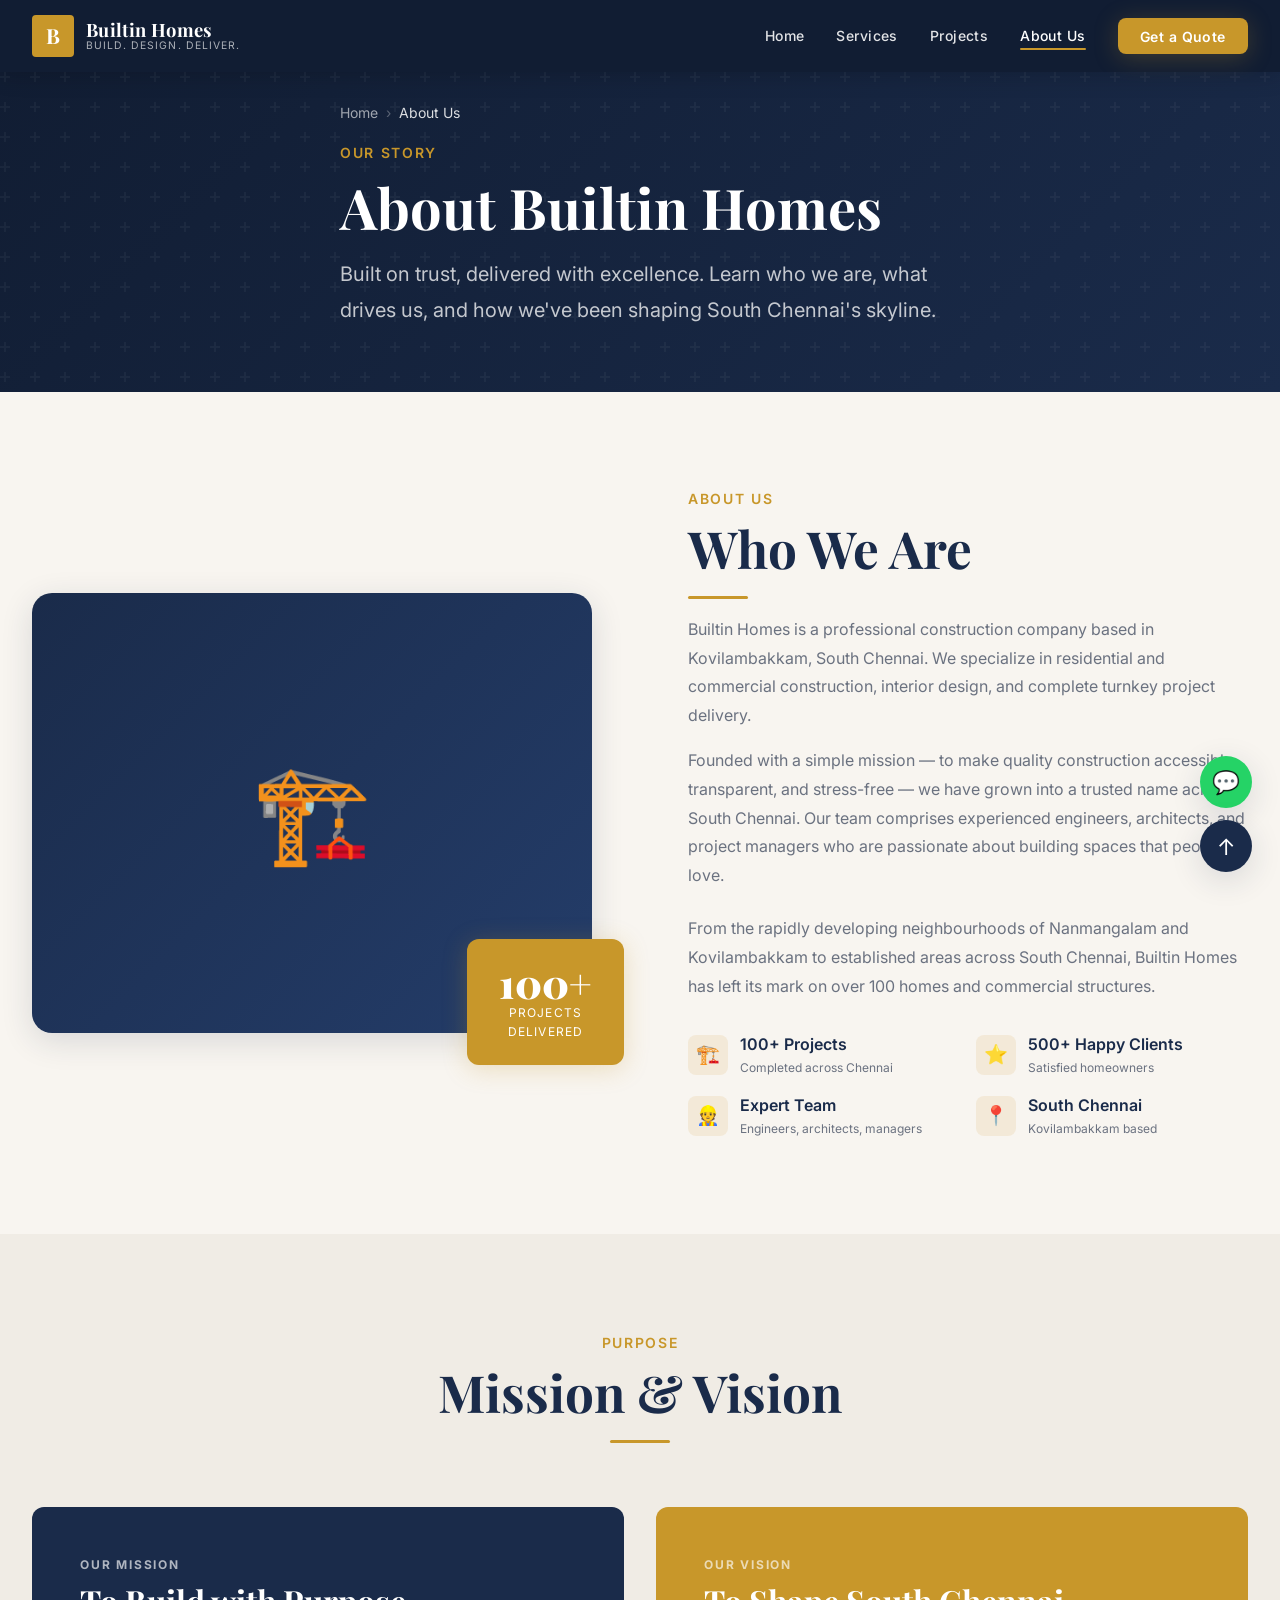
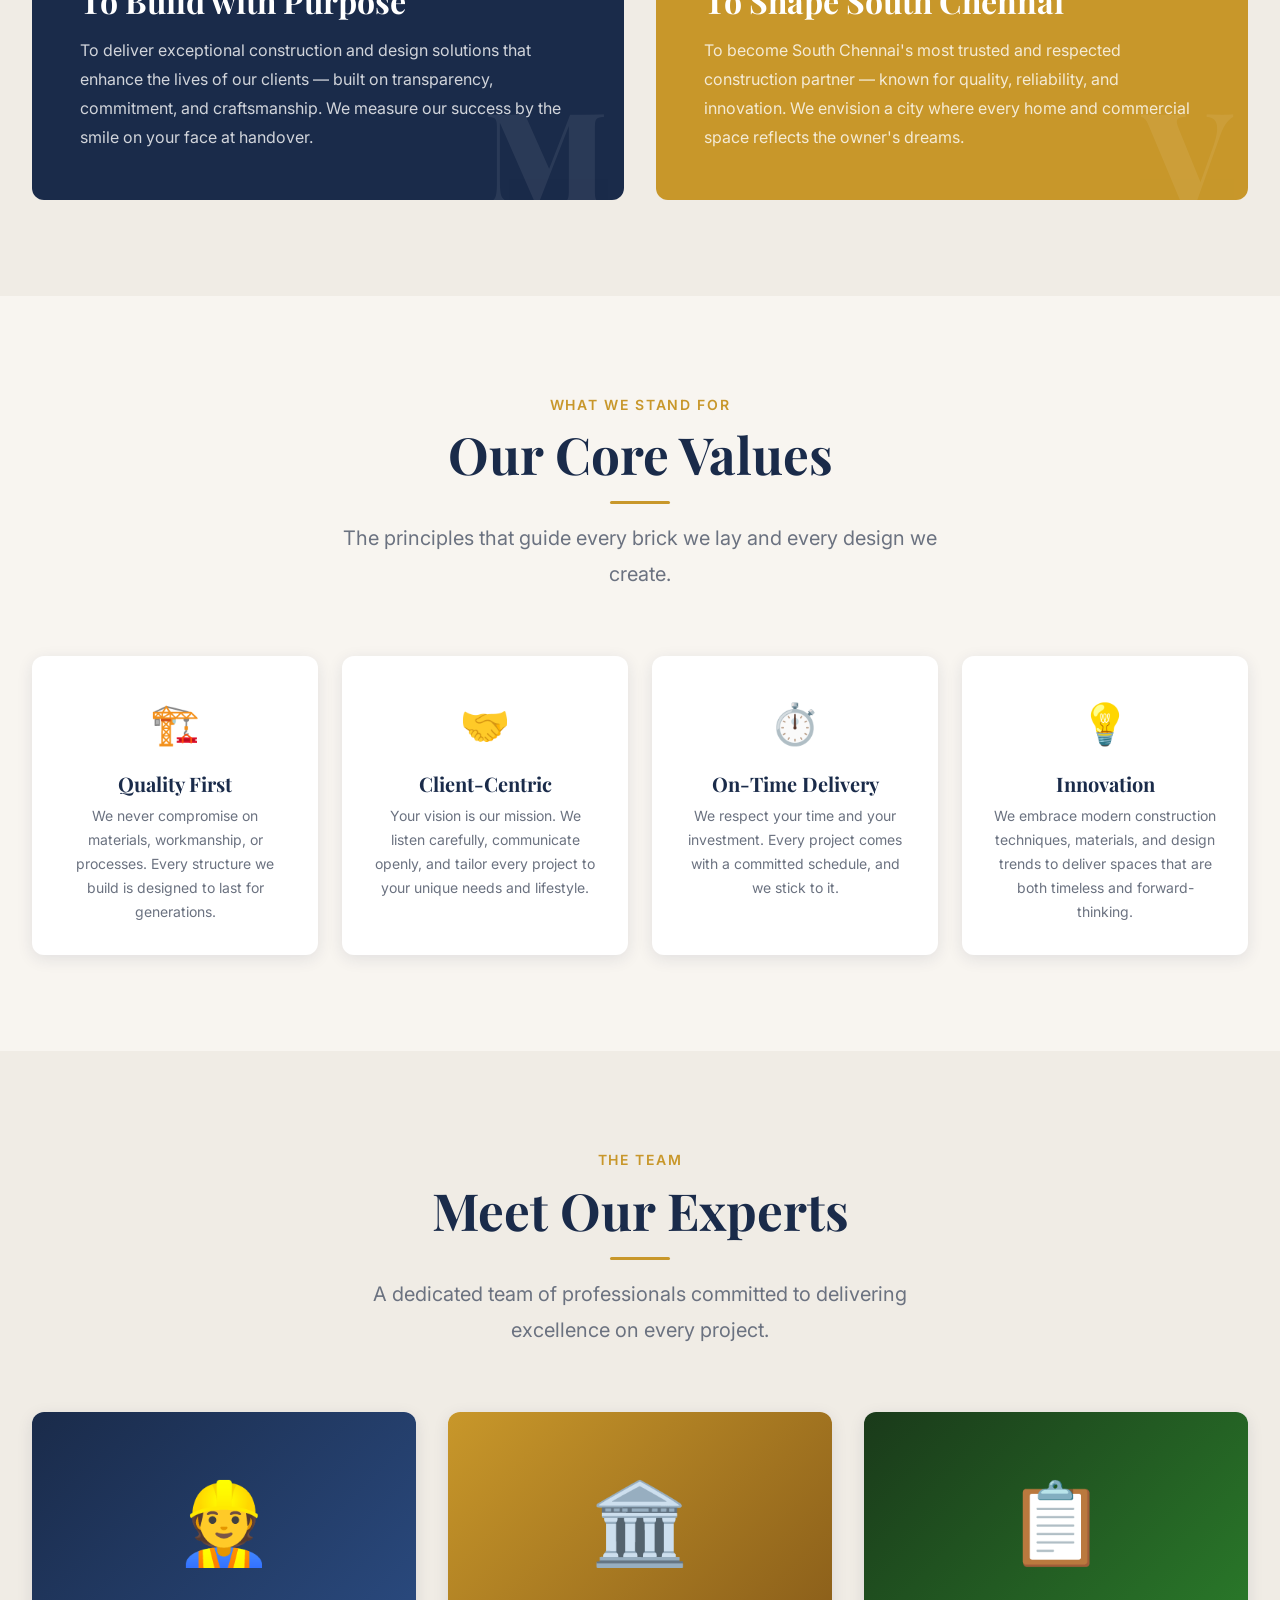
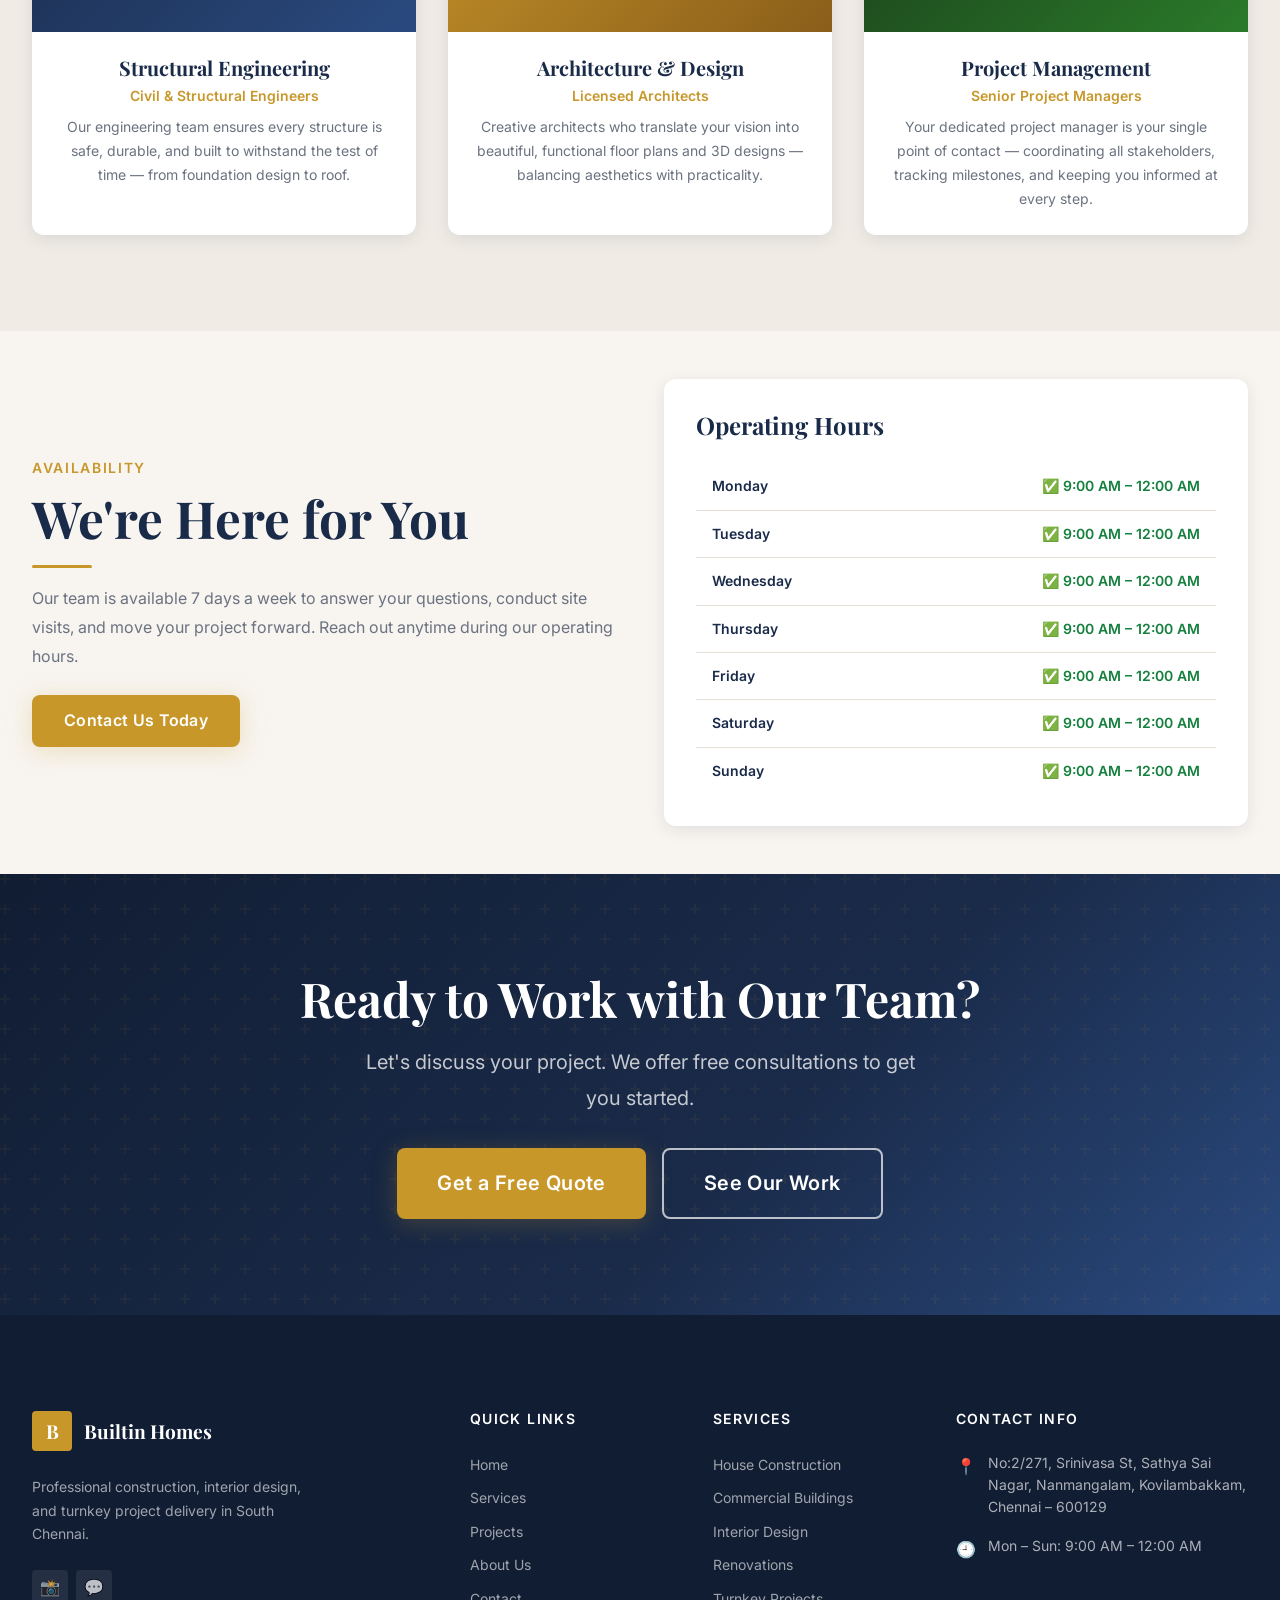
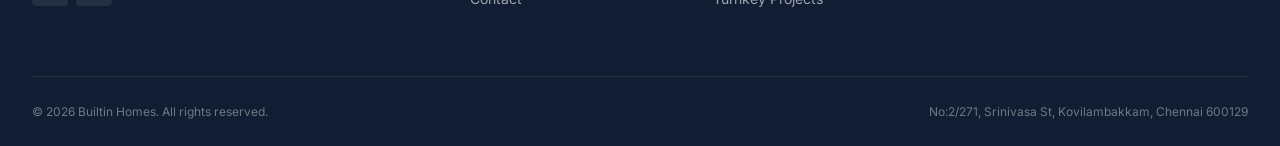
<file: about.html>
<!DOCTYPE html>
<html lang="en">
<head>
  <meta charset="UTF-8" />
  <meta name="viewport" content="width=device-width, initial-scale=1.0" />
  <title>About Us | Builtin Homes — Trusted Construction Company in Chennai</title>
  <meta name="description" content="Learn about Builtin Homes — our story, mission, team of engineers and architects, and core values. Building Chennai's homes and businesses with trust since day one." />
  <meta name="keywords" content="about Builtin Homes, Chennai construction company team, builders Kovilambakkam history" />
  <meta property="og:title" content="About Us | Builtin Homes" />
  <meta property="og:description" content="Our story, team, and values behind Builtin Homes — Chennai's trusted construction company." />
  <meta property="og:type" content="website" />
  <link rel="canonical" href="about.html" />
  <link rel="stylesheet" href="style.css" />

  <style>
    /* Story section */
    .story-grid {
      display: grid;
      grid-template-columns: 1fr 1fr;
      gap: var(--space-7);
      align-items: center;
    }
    .story-img-wrap {
      position: relative;
    }
    .story-img-placeholder {
      width: 100%;
      height: 440px;
      border-radius: var(--radius-lg);
      display: flex;
      align-items: center;
      justify-content: center;
      font-size: 6rem;
      background: linear-gradient(135deg, var(--primary), var(--primary-light));
      box-shadow: var(--shadow-md);
    }
    .story-accent-box {
      position: absolute;
      bottom: -2rem;
      right: -2rem;
      background: var(--accent);
      color: #fff;
      padding: var(--space-3) var(--space-4);
      border-radius: var(--radius-md);
      box-shadow: var(--shadow-gold);
      text-align: center;
    }
    .story-accent-box .num { font-family: var(--font-heading); font-size: 2.5rem; font-weight: 900; line-height: 1; }
    .story-accent-box .lbl { font-size: var(--text-xs); text-transform: uppercase; letter-spacing: 0.1em; }

    /* Values */
    .values-grid {
      display: grid;
      grid-template-columns: repeat(4, 1fr);
      gap: var(--space-3);
    }
    .value-card {
      background: var(--surface);
      border-radius: var(--radius-md);
      padding: var(--space-4);
      text-align: center;
      box-shadow: var(--shadow);
      transition: var(--transition);
      border-top: 4px solid transparent;
    }
    .value-card:hover {
      transform: translateY(-6px);
      box-shadow: var(--shadow-lg);
      border-top-color: var(--accent);
    }
    .value-icon {
      font-size: 2.5rem;
      margin-bottom: var(--space-2);
      display: block;
    }
    .value-card h3 { font-size: var(--text-lg); margin-bottom: var(--space-1); }
    .value-card p  { color: var(--text-muted); font-size: var(--text-sm); line-height: 1.7; }

    /* Team */
    .team-grid {
      display: grid;
      grid-template-columns: repeat(3, 1fr);
      gap: var(--space-4);
    }
    .team-card {
      background: var(--surface);
      border-radius: var(--radius-md);
      overflow: hidden;
      box-shadow: var(--shadow);
      transition: var(--transition);
      text-align: center;
    }
    .team-card:hover { transform: translateY(-6px); box-shadow: var(--shadow-lg); }
    .team-avatar {
      width: 100%;
      height: 220px;
      display: flex;
      align-items: center;
      justify-content: center;
      font-size: 5rem;
    }
    .team-info { padding: var(--space-3); }
    .team-info h3 { font-size: var(--text-lg); margin-bottom: 0.3rem; }
    .team-info .role {
      color: var(--accent);
      font-size: var(--text-sm);
      font-weight: 600;
      margin-bottom: var(--space-1);
    }
    .team-info p { color: var(--text-muted); font-size: var(--text-sm); line-height: 1.7; }

    /* Mission & Vision side-by-side */
    .mv-grid {
      display: grid;
      grid-template-columns: 1fr 1fr;
      gap: var(--space-4);
    }
    .mv-card {
      padding: var(--space-5);
      border-radius: var(--radius-md);
      position: relative;
      overflow: hidden;
    }
    .mv-card.mission { background: var(--primary); color: #fff; }
    .mv-card.vision  { background: var(--accent); color: #fff; }
    .mv-card .mv-label {
      font-size: var(--text-xs);
      letter-spacing: 0.15em;
      text-transform: uppercase;
      font-weight: 700;
      opacity: 0.65;
      margin-bottom: 0.5rem;
    }
    .mv-card h3 { color: #fff; font-size: var(--text-2xl); margin-bottom: var(--space-2); }
    .mv-card p  { color: rgba(255,255,255,0.8); line-height: 1.8; }
    .mv-card .big-num {
      position: absolute;
      bottom: -1rem;
      right: 1rem;
      font-family: var(--font-heading);
      font-size: 8rem;
      font-weight: 900;
      opacity: 0.07;
      line-height: 1;
    }

    /* Hours table */
    .hours-table { width: 100%; border-collapse: collapse; }
    .hours-table td { padding: 0.75rem var(--space-2); border-bottom: 1px solid var(--border); font-size: var(--text-sm); }
    .hours-table td:first-child { font-weight: 600; color: var(--primary); }
    .hours-table td:last-child  { color: var(--text-muted); text-align: right; }
    .hours-table tr:last-child td { border-bottom: none; }
    .open-badge { color: #15803d; font-weight: 600; }

    @media (max-width: 1024px) {
      .values-grid { grid-template-columns: repeat(2, 1fr); }
    }
    @media (max-width: 768px) {
      .story-grid, .mv-grid { grid-template-columns: 1fr; }
      .team-grid { grid-template-columns: 1fr 1fr; }
      .values-grid { grid-template-columns: 1fr 1fr; }
    }
    @media (max-width: 480px) {
      .team-grid { grid-template-columns: 1fr; }
      .values-grid { grid-template-columns: 1fr; }
    }
  </style>
</head>
<body>

  <!-- NAVBAR -->
  <nav class="navbar scrolled" id="navbar" aria-label="Main navigation">
    <div class="container">
      <a href="index.html" class="nav-logo" aria-label="Builtin Homes Home">
        <div class="nav-logo-icon">B</div>
        <div class="nav-logo-text">
          <span class="nav-logo-name">Builtin Homes</span>
          <span class="nav-logo-tagline">Build. Design. Deliver.</span>
        </div>
      </a>
      <ul class="nav-links" id="nav-links" role="list">
        <li><a href="index.html"    class="nav-link" id="nav-home">Home</a></li>
        <li><a href="services.html" class="nav-link" id="nav-services">Services</a></li>
        <li><a href="projects.html" class="nav-link" id="nav-projects">Projects</a></li>
        <li><a href="about.html"    class="nav-link" id="nav-about">About Us</a></li>
        <li><a href="contact.html"  class="nav-link nav-cta" id="nav-contact">Get a Quote</a></li>
      </ul>
      <button class="nav-toggle" id="nav-toggle" aria-label="Toggle mobile menu">
        <span></span><span></span><span></span>
      </button>
    </div>
  </nav>

  <!-- PAGE HERO -->
  <header class="page-hero" aria-label="About page hero">
    <div class="container page-hero-content">
      <nav class="breadcrumb" aria-label="Breadcrumb">
        <a href="index.html">Home</a>
        <span class="sep">›</span>
        <span class="current">About Us</span>
      </nav>
      <span class="tag">Our Story</span>
      <h1>About Builtin Homes</h1>
      <p>Built on trust, delivered with excellence. Learn who we are, what drives us, and how we've been shaping South Chennai's skyline.</p>
    </div>
  </header>

  <!-- COMPANY STORY -->
  <section class="section" id="our-story" style="background:var(--bg-light);" aria-label="Our story">
    <div class="container">
      <div class="story-grid">
        <div class="story-img-wrap fade-in">
          <div class="story-img-placeholder">🏗️</div>
          <div class="story-accent-box">
            <div class="num">100+</div>
            <div class="lbl">Projects<br>Delivered</div>
          </div>
        </div>
        <div class="fade-in fade-in-delay-1">
          <span class="tag" style="color:var(--accent);font-size:var(--text-sm);font-weight:600;letter-spacing:0.12em;text-transform:uppercase;display:block;margin-bottom:0.5rem;">About Us</span>
          <h2>Who We Are</h2>
          <div class="divider divider-left"></div>
          <p style="margin-bottom:var(--space-2);color:var(--text-muted);">Builtin Homes is a professional construction company based in Kovilambakkam, South Chennai. We specialize in residential and commercial construction, interior design, and complete turnkey project delivery.</p>
          <p style="margin-bottom:var(--space-3);color:var(--text-muted);">Founded with a simple mission — to make quality construction accessible, transparent, and stress-free — we have grown into a trusted name across South Chennai. Our team comprises experienced engineers, architects, and project managers who are passionate about building spaces that people love.</p>
          <p style="color:var(--text-muted);">From the rapidly developing neighbourhoods of Nanmangalam and Kovilambakkam to established areas across South Chennai, Builtin Homes has left its mark on over 100 homes and commercial structures.</p>

          <div class="grid-2" style="margin-top:var(--space-4);gap:var(--space-2);">
            <div style="display:flex;align-items:center;gap:0.75rem;">
              <div style="width:40px;height:40px;background:rgba(200,151,42,0.12);border-radius:var(--radius);display:flex;align-items:center;justify-content:center;font-size:1.2rem;flex-shrink:0;">🏗️</div>
              <div>
                <div style="font-weight:600;color:var(--primary);">100+ Projects</div>
                <div style="font-size:var(--text-xs);color:var(--text-muted);">Completed across Chennai</div>
              </div>
            </div>
            <div style="display:flex;align-items:center;gap:0.75rem;">
              <div style="width:40px;height:40px;background:rgba(200,151,42,0.12);border-radius:var(--radius);display:flex;align-items:center;justify-content:center;font-size:1.2rem;flex-shrink:0;">⭐</div>
              <div>
                <div style="font-weight:600;color:var(--primary);">500+ Happy Clients</div>
                <div style="font-size:var(--text-xs);color:var(--text-muted);">Satisfied homeowners</div>
              </div>
            </div>
            <div style="display:flex;align-items:center;gap:0.75rem;">
              <div style="width:40px;height:40px;background:rgba(200,151,42,0.12);border-radius:var(--radius);display:flex;align-items:center;justify-content:center;font-size:1.2rem;flex-shrink:0;">👷</div>
              <div>
                <div style="font-weight:600;color:var(--primary);">Expert Team</div>
                <div style="font-size:var(--text-xs);color:var(--text-muted);">Engineers, architects, managers</div>
              </div>
            </div>
            <div style="display:flex;align-items:center;gap:0.75rem;">
              <div style="width:40px;height:40px;background:rgba(200,151,42,0.12);border-radius:var(--radius);display:flex;align-items:center;justify-content:center;font-size:1.2rem;flex-shrink:0;">📍</div>
              <div>
                <div style="font-weight:600;color:var(--primary);">South Chennai</div>
                <div style="font-size:var(--text-xs);color:var(--text-muted);">Kovilambakkam based</div>
              </div>
            </div>
          </div>
        </div>
      </div>
    </div>
  </section>

  <!-- MISSION & VISION -->
  <section class="section" id="mission-vision" style="background:var(--bg-section);" aria-label="Mission and vision">
    <div class="container">
      <div class="section-header fade-in">
        <span class="tag">Purpose</span>
        <h2>Mission & Vision</h2>
        <div class="divider"></div>
      </div>
      <div class="mv-grid">
        <div class="mv-card mission fade-in">
          <div class="mv-label">Our Mission</div>
          <h3>To Build with Purpose</h3>
          <p>To deliver exceptional construction and design solutions that enhance the lives of our clients — built on transparency, commitment, and craftsmanship. We measure our success by the smile on your face at handover.</p>
          <div class="big-num">M</div>
        </div>
        <div class="mv-card vision fade-in fade-in-delay-1">
          <div class="mv-label">Our Vision</div>
          <h3>To Shape South Chennai</h3>
          <p>To become South Chennai's most trusted and respected construction partner — known for quality, reliability, and innovation. We envision a city where every home and commercial space reflects the owner's dreams.</p>
          <div class="big-num">V</div>
        </div>
      </div>
    </div>
  </section>

  <!-- CORE VALUES -->
  <section class="section" id="values" style="background:var(--bg-light);" aria-label="Our core values">
    <div class="container">
      <div class="section-header fade-in">
        <span class="tag">What We Stand For</span>
        <h2>Our Core Values</h2>
        <div class="divider"></div>
        <p>The principles that guide every brick we lay and every design we create.</p>
      </div>
      <div class="values-grid">
        <div class="value-card fade-in">
          <span class="value-icon">🏗️</span>
          <h3>Quality First</h3>
          <p>We never compromise on materials, workmanship, or processes. Every structure we build is designed to last for generations.</p>
        </div>
        <div class="value-card fade-in fade-in-delay-1">
          <span class="value-icon">🤝</span>
          <h3>Client-Centric</h3>
          <p>Your vision is our mission. We listen carefully, communicate openly, and tailor every project to your unique needs and lifestyle.</p>
        </div>
        <div class="value-card fade-in fade-in-delay-2">
          <span class="value-icon">⏱️</span>
          <h3>On-Time Delivery</h3>
          <p>We respect your time and your investment. Every project comes with a committed schedule, and we stick to it.</p>
        </div>
        <div class="value-card fade-in fade-in-delay-3">
          <span class="value-icon">💡</span>
          <h3>Innovation</h3>
          <p>We embrace modern construction techniques, materials, and design trends to deliver spaces that are both timeless and forward-thinking.</p>
        </div>
      </div>
    </div>
  </section>

  <!-- TEAM -->
  <section class="section" id="team" style="background:var(--bg-section);" aria-label="Our team">
    <div class="container">
      <div class="section-header fade-in">
        <span class="tag">The Team</span>
        <h2>Meet Our Experts</h2>
        <div class="divider"></div>
        <p>A dedicated team of professionals committed to delivering excellence on every project.</p>
      </div>
      <div class="team-grid">
        <div class="team-card fade-in">
          <div class="team-avatar" style="background:linear-gradient(135deg,#1A2B4A,#2a4a7f);">👷</div>
          <div class="team-info">
            <h3>Structural Engineering</h3>
            <div class="role">Civil & Structural Engineers</div>
            <p>Our engineering team ensures every structure is safe, durable, and built to withstand the test of time — from foundation design to roof.</p>
          </div>
        </div>
        <div class="team-card fade-in fade-in-delay-1">
          <div class="team-avatar" style="background:linear-gradient(135deg,#C8972A,#8a5e1a);">🏛️</div>
          <div class="team-info">
            <h3>Architecture & Design</h3>
            <div class="role">Licensed Architects</div>
            <p>Creative architects who translate your vision into beautiful, functional floor plans and 3D designs — balancing aesthetics with practicality.</p>
          </div>
        </div>
        <div class="team-card fade-in fade-in-delay-2">
          <div class="team-avatar" style="background:linear-gradient(135deg,#1a3a1a,#2a7a2a);">📋</div>
          <div class="team-info">
            <h3>Project Management</h3>
            <div class="role">Senior Project Managers</div>
            <p>Your dedicated project manager is your single point of contact — coordinating all stakeholders, tracking milestones, and keeping you informed at every step.</p>
          </div>
        </div>
      </div>
    </div>
  </section>

  <!-- OPERATING HOURS -->
  <section class="section-sm" id="hours" style="background:var(--bg-light);" aria-label="Operating hours">
    <div class="container">
      <div class="grid-2" style="gap:var(--space-5);align-items:center;">
        <div class="fade-in">
          <span class="tag" style="color:var(--accent);font-size:var(--text-sm);font-weight:600;letter-spacing:0.12em;text-transform:uppercase;display:block;margin-bottom:0.5rem;">Availability</span>
          <h2>We're Here for You</h2>
          <div class="divider divider-left"></div>
          <p style="color:var(--text-muted);margin-bottom:var(--space-3);">Our team is available 7 days a week to answer your questions, conduct site visits, and move your project forward. Reach out anytime during our operating hours.</p>
          <a href="contact.html" class="btn btn-primary">Contact Us Today</a>
        </div>
        <div class="fade-in fade-in-delay-1">
          <div class="card" style="padding:var(--space-4);">
            <h3 style="font-size:var(--text-xl);margin-bottom:var(--space-3);">Operating Hours</h3>
            <table class="hours-table" aria-label="Weekly operating hours">
              <tbody>
                <tr><td>Monday</td><td><span class="open-badge">✅ 9:00 AM – 12:00 AM</span></td></tr>
                <tr><td>Tuesday</td><td><span class="open-badge">✅ 9:00 AM – 12:00 AM</span></td></tr>
                <tr><td>Wednesday</td><td><span class="open-badge">✅ 9:00 AM – 12:00 AM</span></td></tr>
                <tr><td>Thursday</td><td><span class="open-badge">✅ 9:00 AM – 12:00 AM</span></td></tr>
                <tr><td>Friday</td><td><span class="open-badge">✅ 9:00 AM – 12:00 AM</span></td></tr>
                <tr><td>Saturday</td><td><span class="open-badge">✅ 9:00 AM – 12:00 AM</span></td></tr>
                <tr><td>Sunday</td><td><span class="open-badge">✅ 9:00 AM – 12:00 AM</span></td></tr>
              </tbody>
            </table>
          </div>
        </div>
      </div>
    </div>
  </section>

  <!-- CTA BANNER -->
  <section class="cta-banner" id="cta">
    <div class="container">
      <h2 class="fade-in">Ready to Work with Our Team?</h2>
      <p class="fade-in fade-in-delay-1">Let's discuss your project. We offer free consultations to get you started.</p>
      <div class="btn-group fade-in fade-in-delay-2">
        <a href="contact.html" class="btn btn-primary btn-lg">Get a Free Quote</a>
        <a href="projects.html" class="btn btn-outline btn-lg">See Our Work</a>
      </div>
    </div>
  </section>

  <!-- FOOTER -->
  <footer class="footer" id="footer">
    <div class="container">
      <div class="footer-grid">
        <div class="footer-brand">
          <div class="footer-logo">
            <div class="footer-logo-icon">B</div>
            <span class="footer-logo-name">Builtin Homes</span>
          </div>
          <p>Professional construction, interior design, and turnkey project delivery in South Chennai.</p>
          <div class="footer-social">
            <a href="https://www.instagram.com/builtinhomes/" class="social-link" target="_blank" rel="noopener" aria-label="Instagram">📸</a>
            <a href="https://wa.me/?text=Hi, I'm interested in your construction services." class="social-link" aria-label="WhatsApp">💬</a>
          </div>
        </div>
        <div class="footer-col">
          <h4>Quick Links</h4>
          <ul class="footer-links">
            <li><a href="index.html">Home</a></li>
            <li><a href="services.html">Services</a></li>
            <li><a href="projects.html">Projects</a></li>
            <li><a href="about.html">About Us</a></li>
            <li><a href="contact.html">Contact</a></li>
          </ul>
        </div>
        <div class="footer-col">
          <h4>Services</h4>
          <ul class="footer-links">
            <li><a href="services.html#residential">House Construction</a></li>
            <li><a href="services.html#commercial">Commercial Buildings</a></li>
            <li><a href="services.html#interior">Interior Design</a></li>
            <li><a href="services.html#renovation">Renovations</a></li>
            <li><a href="services.html#turnkey">Turnkey Projects</a></li>
          </ul>
        </div>
        <div class="footer-col">
          <h4>Contact Info</h4>
          <div class="footer-contact-item">
            <span class="icon">📍</span>
            <span>No:2/271, Srinivasa St, Sathya Sai Nagar, Nanmangalam, Kovilambakkam, Chennai – 600129</span>
          </div>
          <div class="footer-contact-item">
            <span class="icon">🕘</span>
            <span>Mon – Sun: 9:00 AM – 12:00 AM</span>
          </div>
        </div>
      </div>
      <div class="footer-bottom">
        <p>© 2026 Builtin Homes. All rights reserved.</p>
        <p>No:2/271, Srinivasa St, Kovilambakkam, Chennai 600129</p>
      </div>
    </div>
  </footer>

  <div class="fab-group">
    <a href="https://wa.me/?text=Hi%2C%20I'm%20interested%20in%20your%20construction%20services." class="fab fab-whatsapp" aria-label="Chat on WhatsApp" target="_blank" rel="noopener">💬</a>
    <button class="fab fab-top" aria-label="Scroll to top">↑</button>
  </div>

  <script src="script.js"></script>
</body>
</html>
</file>
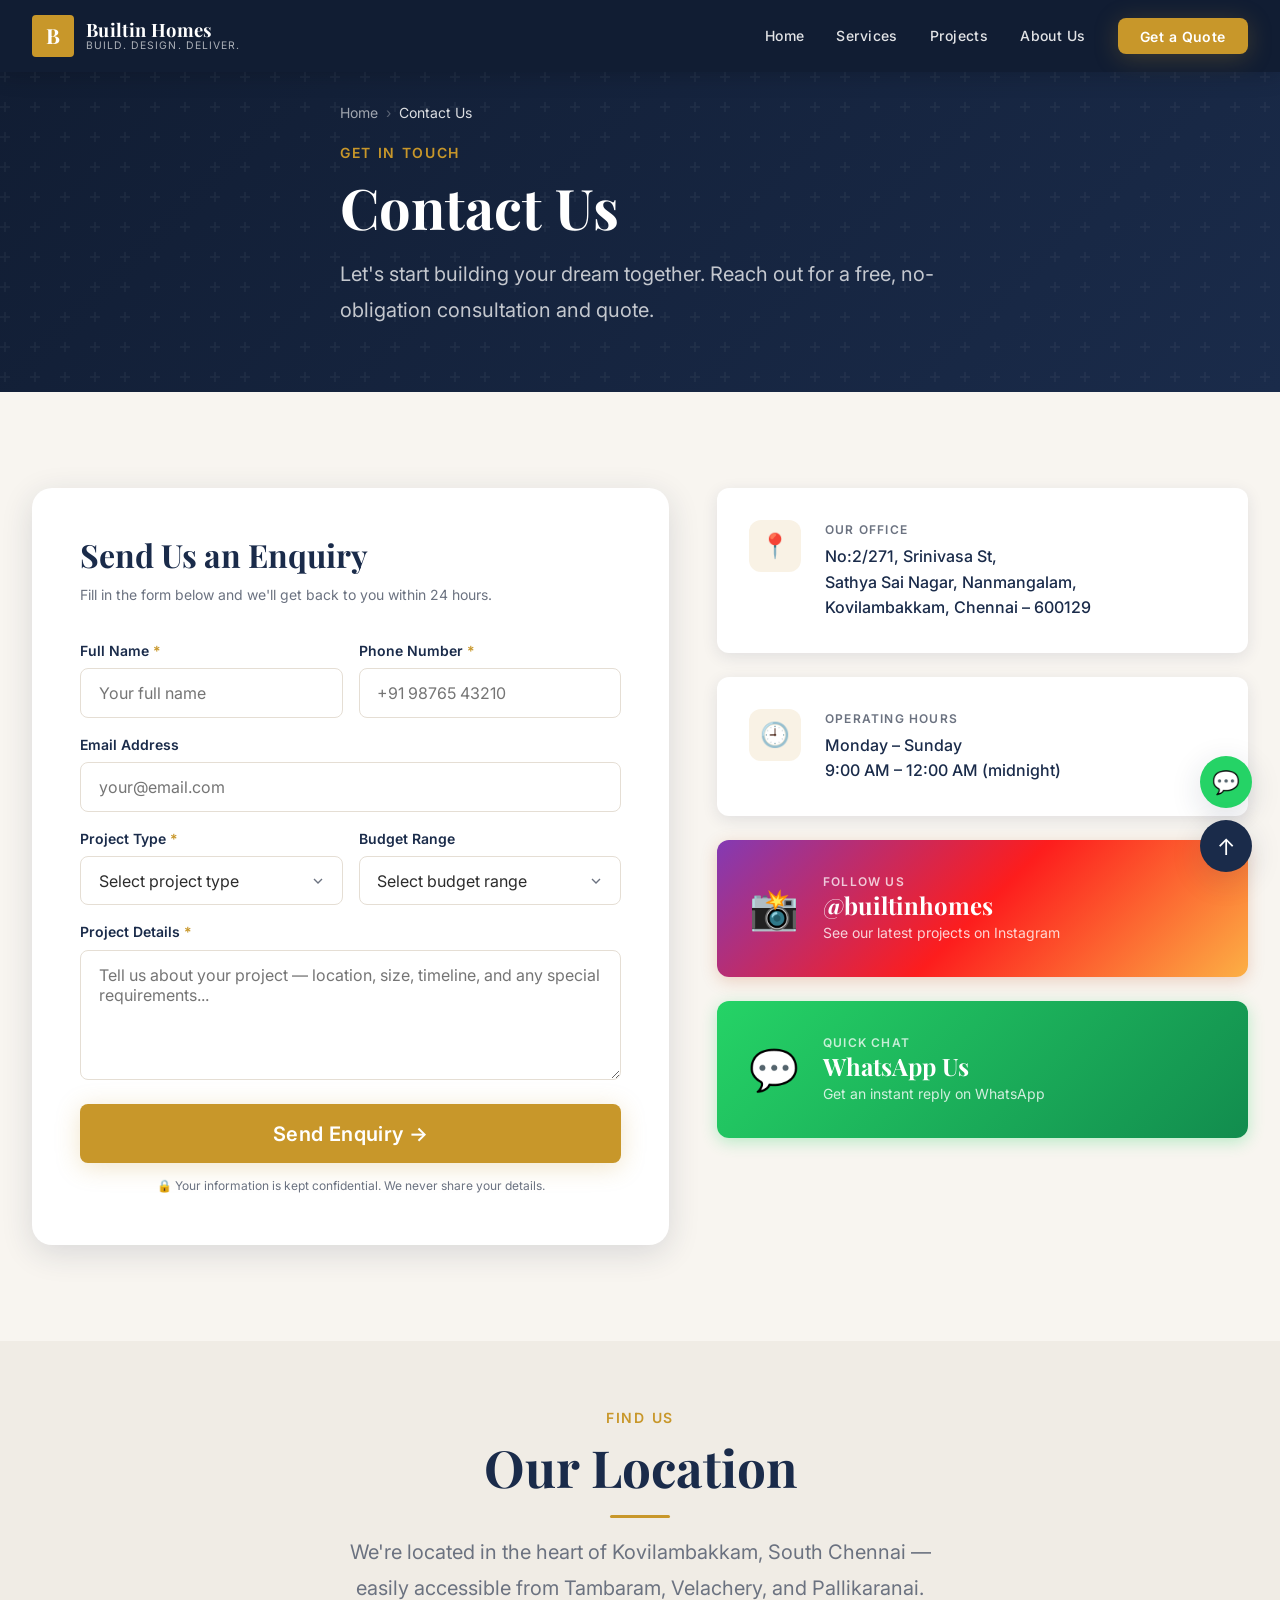
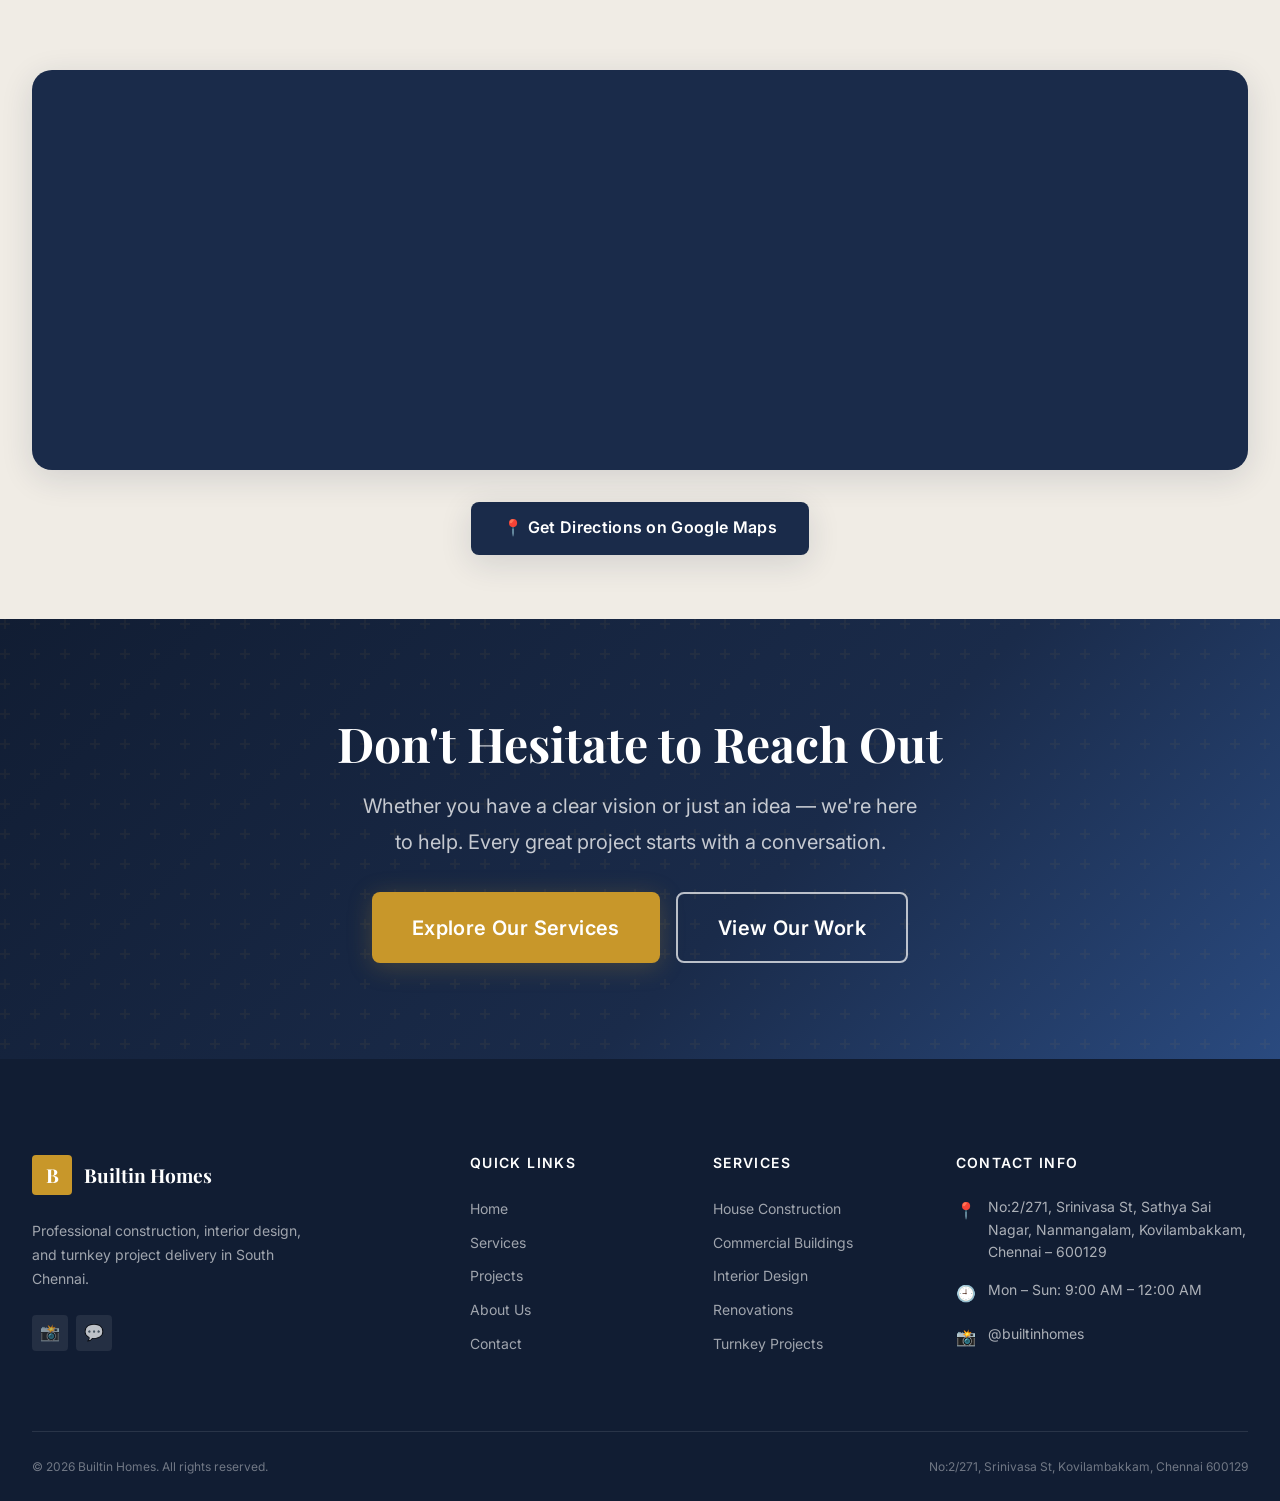
<file: contact.html>
<!DOCTYPE html>
<html lang="en">
<head>
  <meta charset="UTF-8" />
  <meta name="viewport" content="width=device-width, initial-scale=1.0" />
  <title>Contact Us | Builtin Homes — Get a Free Quote in Chennai</title>
  <meta name="description" content="Contact Builtin Homes for a free consultation. Located in Kovilambakkam, Chennai. Request a quote for house construction, commercial building, interior design, or renovation." />
  <meta name="keywords" content="contact Builtin Homes, construction quote Chennai, free consultation Kovilambakkam, builders contact Tamil Nadu" />
  <meta property="og:title" content="Contact Us | Builtin Homes" />
  <meta property="og:description" content="Get a free construction quote from Builtin Homes. Visit us in Kovilambakkam, Chennai or reach out online." />
  <meta property="og:type" content="website" />
  <link rel="canonical" href="contact.html" />
  <link rel="stylesheet" href="style.css" />

  <style>
    /* Contact Layout */
    .contact-layout {
      display: grid;
      grid-template-columns: 1.2fr 1fr;
      gap: var(--space-5);
      align-items: start;
    }

    /* Form Card */
    .form-card {
      background: var(--surface);
      border-radius: var(--radius-lg);
      padding: var(--space-5);
      box-shadow: var(--shadow-md);
    }
    .form-card h2 { font-size: var(--text-2xl); margin-bottom: 0.5rem; }
    .form-card .subtitle { color: var(--text-muted); margin-bottom: var(--space-4); font-size: var(--text-sm); }

    .form-grid {
      display: grid;
      grid-template-columns: 1fr 1fr;
      gap: var(--space-2);
    }
    .form-full { grid-column: 1 / -1; }

    /* Success State */
    #form-success {
      display: none;
      flex-direction: column;
      align-items: center;
      justify-content: center;
      text-align: center;
      padding: var(--space-7) var(--space-4);
      gap: var(--space-2);
    }
    .success-icon {
      width: 80px;
      height: 80px;
      background: rgba(34,197,94,0.12);
      border-radius: var(--radius-full);
      display: flex;
      align-items: center;
      justify-content: center;
      font-size: 2.5rem;
      margin-bottom: var(--space-2);
    }
    #form-success h3 { color: #15803d; }
    #form-success p  { color: var(--text-muted); max-width: 380px; }

    /* Info Cards */
    .info-stack { display: flex; flex-direction: column; gap: var(--space-3); }

    .info-card {
      background: var(--surface);
      border-radius: var(--radius-md);
      padding: var(--space-4);
      box-shadow: var(--shadow);
      display: flex;
      gap: var(--space-3);
      align-items: flex-start;
    }
    .info-icon-wrap {
      width: 52px;
      height: 52px;
      background: rgba(200,151,42,0.12);
      border-radius: var(--radius-md);
      display: flex;
      align-items: center;
      justify-content: center;
      font-size: 1.5rem;
      flex-shrink: 0;
    }
    .info-label {
      font-size: var(--text-xs);
      color: var(--text-muted);
      text-transform: uppercase;
      letter-spacing: 0.1em;
      font-weight: 600;
      margin-bottom: 0.3rem;
    }
    .info-value {
      font-size: var(--text-base);
      color: var(--primary);
      font-weight: 500;
      line-height: 1.6;
    }
    .info-value a { color: var(--accent); }
    .info-value a:hover { color: var(--accent-dark); }

    /* WhatsApp card */
    .whatsapp-card {
      background: linear-gradient(135deg, #25D366, #128C4E);
      border-radius: var(--radius-md);
      padding: var(--space-4);
      display: flex;
      align-items: center;
      gap: var(--space-3);
      box-shadow: 0 4px 16px rgba(37,211,102,0.3);
      transition: var(--transition);
      text-decoration: none;
    }
    .whatsapp-card:hover { transform: translateY(-4px); box-shadow: 0 8px 32px rgba(37,211,102,0.4); }
    .wa-icon { font-size: 2.5rem; }
    .wa-text .wa-label { color: rgba(255,255,255,0.75); font-size: var(--text-xs); font-weight: 600; text-transform: uppercase; letter-spacing: 0.1em; }
    .wa-text h4 { color: #fff; font-size: var(--text-xl); font-family: var(--font-heading); }
    .wa-text p  { color: rgba(255,255,255,0.8); font-size: var(--text-sm); }

    /* Map Section */
    .map-section {
      background: var(--bg-section);
      padding: var(--space-6) 0;
    }
    .map-wrap {
      border-radius: var(--radius-lg);
      overflow: hidden;
      box-shadow: var(--shadow-md);
      background: var(--primary);
      height: 400px;
      display: flex;
      align-items: center;
      justify-content: center;
      flex-direction: column;
      gap: var(--space-2);
      position: relative;
    }
    .map-placeholder-icon { font-size: 4rem; }
    .map-placeholder-text { color: rgba(255,255,255,0.8); font-size: var(--text-base); }
    .map-overlay-badge {
      position: absolute;
      bottom: var(--space-3);
      left: 50%;
      transform: translateX(-50%);
    }

    /* Instagram link */
    .instagram-card {
      background: linear-gradient(135deg, #833ab4, #fd1d1d, #fcb045);
      border-radius: var(--radius-md);
      padding: var(--space-4);
      display: flex;
      align-items: center;
      gap: var(--space-3);
      text-decoration: none;
      transition: var(--transition);
      box-shadow: 0 4px 16px rgba(200,100,50,0.25);
    }
    .instagram-card:hover { transform: translateY(-4px); box-shadow: 0 8px 32px rgba(200,100,50,0.38); }
    .ig-icon { font-size: 2.5rem; }
    .ig-text .ig-label { color: rgba(255,255,255,0.75); font-size: var(--text-xs); font-weight: 600; text-transform: uppercase; letter-spacing: 0.1em; }
    .ig-text h4 { color: #fff; font-size: var(--text-xl); font-family: var(--font-heading); }
    .ig-text p  { color: rgba(255,255,255,0.8); font-size: var(--text-sm); }

    @media (max-width: 900px) {
      .contact-layout { grid-template-columns: 1fr; }
    }
    @media (max-width: 600px) {
      .form-grid { grid-template-columns: 1fr; }
    }
  </style>
</head>
<body>

  <!-- NAVBAR -->
  <nav class="navbar scrolled" id="navbar" aria-label="Main navigation">
    <div class="container">
      <a href="index.html" class="nav-logo" aria-label="Builtin Homes Home">
        <div class="nav-logo-icon">B</div>
        <div class="nav-logo-text">
          <span class="nav-logo-name">Builtin Homes</span>
          <span class="nav-logo-tagline">Build. Design. Deliver.</span>
        </div>
      </a>
      <ul class="nav-links" id="nav-links" role="list">
        <li><a href="index.html"    class="nav-link" id="nav-home">Home</a></li>
        <li><a href="services.html" class="nav-link" id="nav-services">Services</a></li>
        <li><a href="projects.html" class="nav-link" id="nav-projects">Projects</a></li>
        <li><a href="about.html"    class="nav-link" id="nav-about">About Us</a></li>
        <li><a href="contact.html"  class="nav-link nav-cta" id="nav-contact">Get a Quote</a></li>
      </ul>
      <button class="nav-toggle" id="nav-toggle" aria-label="Toggle mobile menu">
        <span></span><span></span><span></span>
      </button>
    </div>
  </nav>

  <!-- PAGE HERO -->
  <header class="page-hero" aria-label="Contact page hero">
    <div class="container page-hero-content">
      <nav class="breadcrumb" aria-label="Breadcrumb">
        <a href="index.html">Home</a>
        <span class="sep">›</span>
        <span class="current">Contact Us</span>
      </nav>
      <span class="tag">Get in Touch</span>
      <h1>Contact Us</h1>
      <p>Let's start building your dream together. Reach out for a free, no-obligation consultation and quote.</p>
    </div>
  </header>

  <!-- CONTACT SECTION -->
  <section class="section" id="contact-main" style="background:var(--bg-light);" aria-label="Contact form and information">
    <div class="container">
      <div class="contact-layout">

        <!-- FORM -->
        <div class="form-card fade-in">
          <h2>Send Us an Enquiry</h2>
          <p class="subtitle">Fill in the form below and we'll get back to you within 24 hours.</p>

          <form id="contact-form" novalidate aria-label="Contact enquiry form">
            <div class="form-grid">

              <div class="form-group">
                <label for="full-name">Full Name <span class="required">*</span></label>
                <input type="text" id="full-name" name="full_name" class="form-input"
                  placeholder="Your full name" required autocomplete="name" />
              </div>

              <div class="form-group">
                <label for="phone">Phone Number <span class="required">*</span></label>
                <input type="tel" id="phone" name="phone" class="form-input"
                  placeholder="+91 98765 43210" required autocomplete="tel"
                  pattern="[+]?[0-9\s\-]{10,15}" />
              </div>

              <div class="form-group form-full">
                <label for="email">Email Address</label>
                <input type="email" id="email" name="email" class="form-input"
                  placeholder="your@email.com" autocomplete="email" />
              </div>

              <div class="form-group">
                <label for="project-type">Project Type <span class="required">*</span></label>
                <select id="project-type" name="project_type" class="form-select" required aria-required="true">
                  <option value="" disabled selected>Select project type</option>
                  <option value="residential">Residential House Construction</option>
                  <option value="commercial">Commercial Building</option>
                  <option value="interior">Interior Design</option>
                  <option value="renovation">Renovation / Remodelling</option>
                  <option value="turnkey">Turnkey Project</option>
                  <option value="other">Other</option>
                </select>
              </div>

              <div class="form-group">
                <label for="budget">Budget Range</label>
                <select id="budget" name="budget" class="form-select" aria-label="Budget range (optional)">
                  <option value="" disabled selected>Select budget range</option>
                  <option value="below20">Below ₹20 Lakhs</option>
                  <option value="20-50">₹20 – ₹50 Lakhs</option>
                  <option value="50-1cr">₹50 Lakhs – ₹1 Crore</option>
                  <option value="above1cr">Above ₹1 Crore</option>
                </select>
              </div>

              <div class="form-group form-full">
                <label for="message">Project Details <span class="required">*</span></label>
                <textarea id="message" name="message" class="form-textarea"
                  placeholder="Tell us about your project — location, size, timeline, and any special requirements..." required rows="5"></textarea>
              </div>

              <div class="form-full" style="margin-top:var(--space-1);">
                <button type="submit" class="btn btn-primary btn-lg" id="submit-btn" style="width:100%;justify-content:center;">
                  Send Enquiry →
                </button>
                <p style="font-size:var(--text-xs);color:var(--text-muted);margin-top:0.75rem;text-align:center;">
                  🔒 Your information is kept confidential. We never share your details.
                </p>
              </div>

            </div>
          </form>

          <!-- Success State -->
          <div id="form-success">
            <div class="success-icon">✅</div>
            <h3>Enquiry Sent Successfully!</h3>
            <p>Thank you for reaching out to Builtin Homes. Our team will review your enquiry and get back to you within 24 hours.</p>
            <a href="index.html" class="btn btn-primary" style="margin-top:var(--space-2);">Back to Home</a>
          </div>
        </div>

        <!-- INFO PANEL -->
        <div class="info-stack fade-in fade-in-delay-1">

          <!-- Address -->
          <div class="info-card">
            <div class="info-icon-wrap">📍</div>
            <div>
              <div class="info-label">Our Office</div>
              <div class="info-value">No:2/271, Srinivasa St,<br>Sathya Sai Nagar, Nanmangalam,<br>Kovilambakkam, Chennai – 600129</div>
            </div>
          </div>

          <!-- Hours -->
          <div class="info-card">
            <div class="info-icon-wrap">🕘</div>
            <div>
              <div class="info-label">Operating Hours</div>
              <div class="info-value">Monday – Sunday<br>9:00 AM – 12:00 AM (midnight)</div>
            </div>
          </div>

          <!-- Instagram -->
          <a href="https://www.instagram.com/builtinhomes/" class="instagram-card" target="_blank" rel="noopener" aria-label="Follow on Instagram">
            <span class="ig-icon">📸</span>
            <div class="ig-text">
              <div class="ig-label">Follow Us</div>
              <h4>@builtinhomes</h4>
              <p>See our latest projects on Instagram</p>
            </div>
          </a>

          <!-- WhatsApp -->
          <a href="https://wa.me/?text=Hi%2C%20I'm%20interested%20in%20your%20construction%20services.%20Could%20you%20please%20send%20me%20more%20details%3F" class="whatsapp-card" target="_blank" rel="noopener" aria-label="Chat on WhatsApp">
            <span class="wa-icon">💬</span>
            <div class="wa-text">
              <div class="wa-label">Quick Chat</div>
              <h4>WhatsApp Us</h4>
              <p>Get an instant reply on WhatsApp</p>
            </div>
          </a>

        </div>
      </div>
    </div>
  </section>

  <!-- MAP SECTION -->
  <section class="map-section" id="location" aria-label="Office location map">
    <div class="container">
      <div class="section-header fade-in">
        <span class="tag">Find Us</span>
        <h2>Our Location</h2>
        <div class="divider"></div>
        <p>We're located in the heart of Kovilambakkam, South Chennai — easily accessible from Tambaram, Velachery, and Pallikaranai.</p>
      </div>

      <div class="map-wrap fade-in">
        <!-- Embedded Google Map -->
        <iframe
          src="https://www.google.com/maps/embed?pb=!1m18!1m12!1m3!1d3888.5!2d80.1958!3d12.9354!2m3!1f0!2f0!3f0!3m2!1i1024!2i768!4f13.1!3m3!1m2!1s0x3a525d0e8b84a1f3%3A0x0!2sSrinivasa%20St%2C%20Sathya%20Sai%20Nagar%2C%20Nanmangalam%2C%20Kovilambakkam%2C%20Chennai!5e0!3m2!1sen!2sin!4v1713000000000"
          width="100%"
          height="400"
          style="border:0;display:block;border-radius:var(--radius-lg);"
          allowfullscreen=""
          loading="lazy"
          referrerpolicy="no-referrer-when-downgrade"
          title="Builtin Homes office location on Google Maps"
        ></iframe>
      </div>

      <div class="text-center" style="margin-top:var(--space-4);">
        <a href="https://maps.google.com/?q=Srinivasa+St,+Sathya+Sai+Nagar,+Nanmangalam,+Kovilambakkam,+Chennai+600129" target="_blank" rel="noopener" class="btn btn-dark">
          📍 Get Directions on Google Maps
        </a>
      </div>
    </div>
  </section>

  <!-- CTA BANNER -->
  <section class="cta-banner" id="cta">
    <div class="container">
      <h2 class="fade-in">Don't Hesitate to Reach Out</h2>
      <p class="fade-in fade-in-delay-1">Whether you have a clear vision or just an idea — we're here to help. Every great project starts with a conversation.</p>
      <div class="btn-group fade-in fade-in-delay-2">
        <a href="services.html" class="btn btn-primary btn-lg">Explore Our Services</a>
        <a href="projects.html" class="btn btn-outline btn-lg">View Our Work</a>
      </div>
    </div>
  </section>

  <!-- FOOTER -->
  <footer class="footer" id="footer">
    <div class="container">
      <div class="footer-grid">
        <div class="footer-brand">
          <div class="footer-logo">
            <div class="footer-logo-icon">B</div>
            <span class="footer-logo-name">Builtin Homes</span>
          </div>
          <p>Professional construction, interior design, and turnkey project delivery in South Chennai.</p>
          <div class="footer-social">
            <a href="https://www.instagram.com/builtinhomes/" class="social-link" target="_blank" rel="noopener" aria-label="Instagram">📸</a>
            <a href="https://wa.me/?text=Hi, I'm interested in your construction services." class="social-link" aria-label="WhatsApp">💬</a>
          </div>
        </div>
        <div class="footer-col">
          <h4>Quick Links</h4>
          <ul class="footer-links">
            <li><a href="index.html">Home</a></li>
            <li><a href="services.html">Services</a></li>
            <li><a href="projects.html">Projects</a></li>
            <li><a href="about.html">About Us</a></li>
            <li><a href="contact.html">Contact</a></li>
          </ul>
        </div>
        <div class="footer-col">
          <h4>Services</h4>
          <ul class="footer-links">
            <li><a href="services.html#residential">House Construction</a></li>
            <li><a href="services.html#commercial">Commercial Buildings</a></li>
            <li><a href="services.html#interior">Interior Design</a></li>
            <li><a href="services.html#renovation">Renovations</a></li>
            <li><a href="services.html#turnkey">Turnkey Projects</a></li>
          </ul>
        </div>
        <div class="footer-col">
          <h4>Contact Info</h4>
          <div class="footer-contact-item">
            <span class="icon">📍</span>
            <span>No:2/271, Srinivasa St, Sathya Sai Nagar, Nanmangalam, Kovilambakkam, Chennai – 600129</span>
          </div>
          <div class="footer-contact-item">
            <span class="icon">🕘</span>
            <span>Mon – Sun: 9:00 AM – 12:00 AM</span>
          </div>
          <div class="footer-contact-item">
            <span class="icon">📸</span>
            <a href="https://www.instagram.com/builtinhomes/" target="_blank" rel="noopener" style="color:rgba(255,255,255,0.65);">@builtinhomes</a>
          </div>
        </div>
      </div>
      <div class="footer-bottom">
        <p>© 2026 Builtin Homes. All rights reserved.</p>
        <p>No:2/271, Srinivasa St, Kovilambakkam, Chennai 600129</p>
      </div>
    </div>
  </footer>

  <div class="fab-group">
    <a href="https://wa.me/?text=Hi%2C%20I'm%20interested%20in%20your%20construction%20services." class="fab fab-whatsapp" aria-label="Chat on WhatsApp" target="_blank" rel="noopener">💬</a>
    <button class="fab fab-top" aria-label="Scroll to top">↑</button>
  </div>

  <script src="script.js"></script>
</body>
</html>
</file>
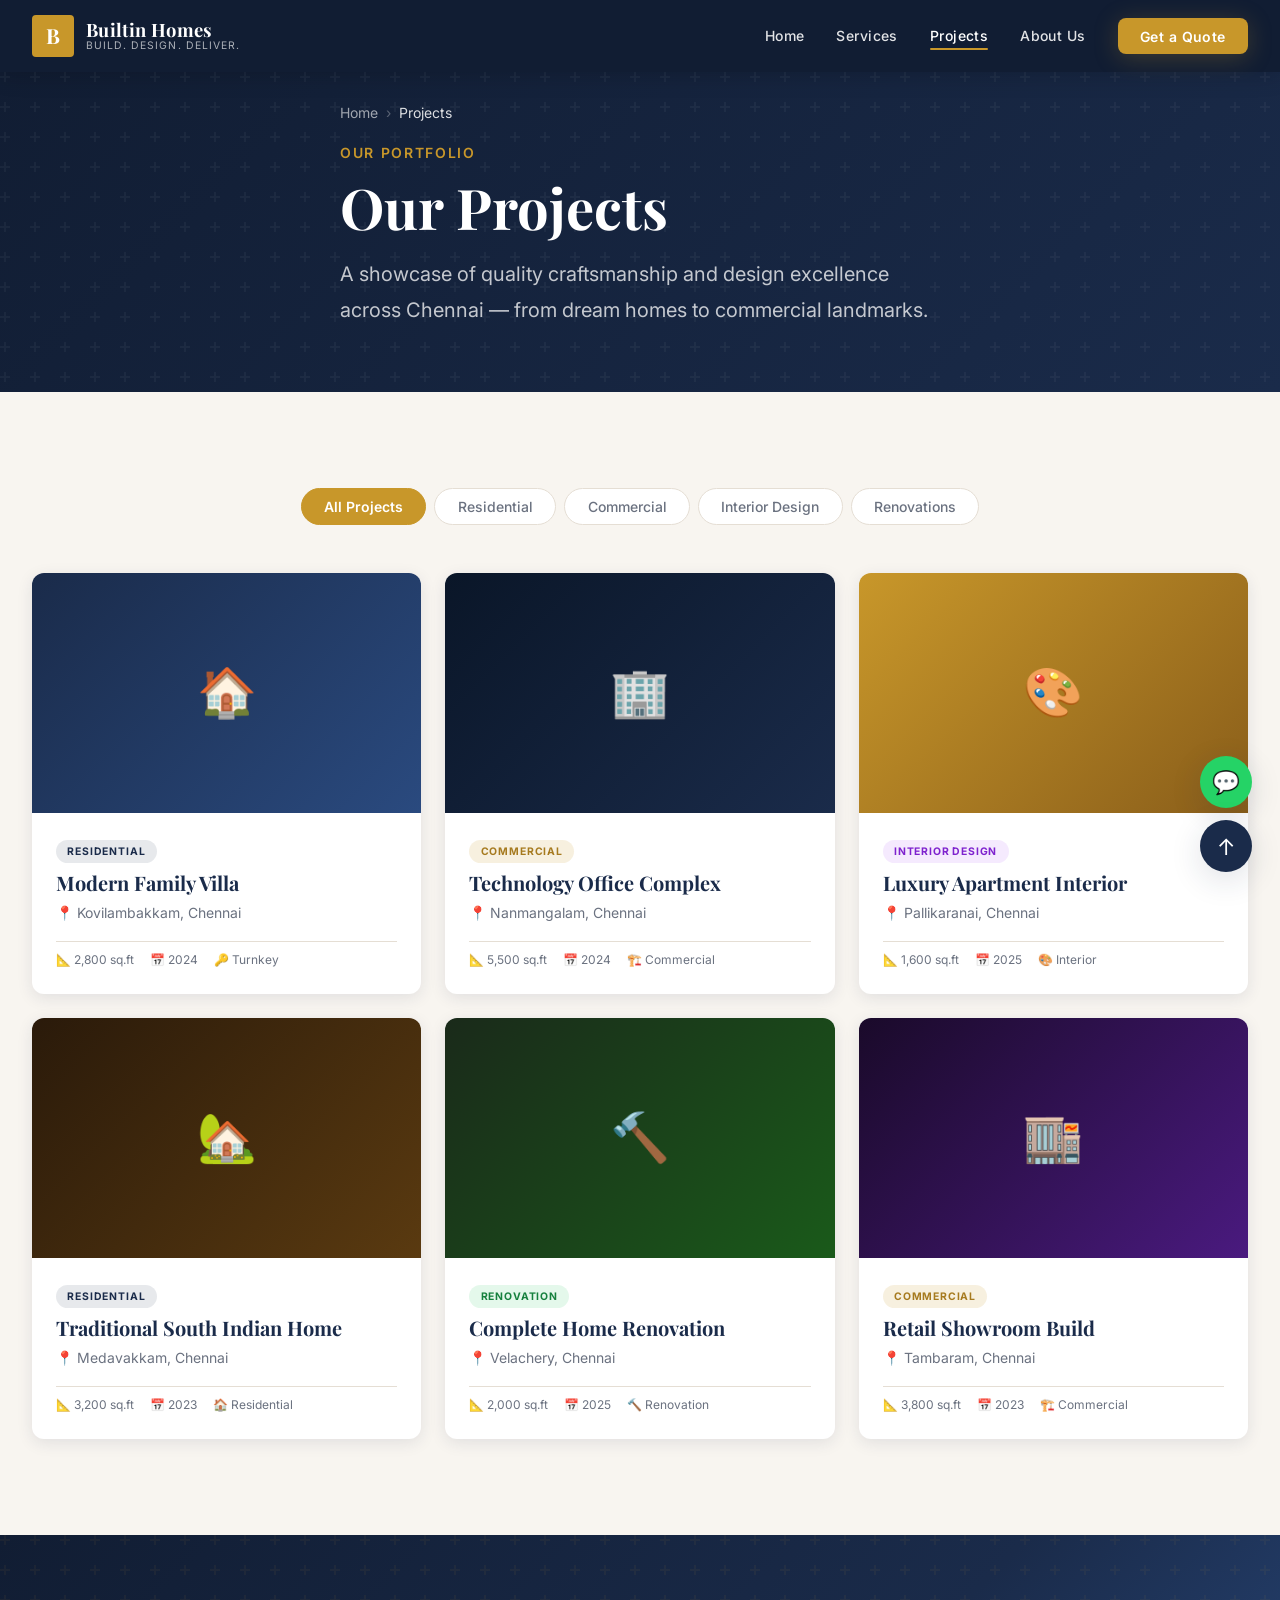
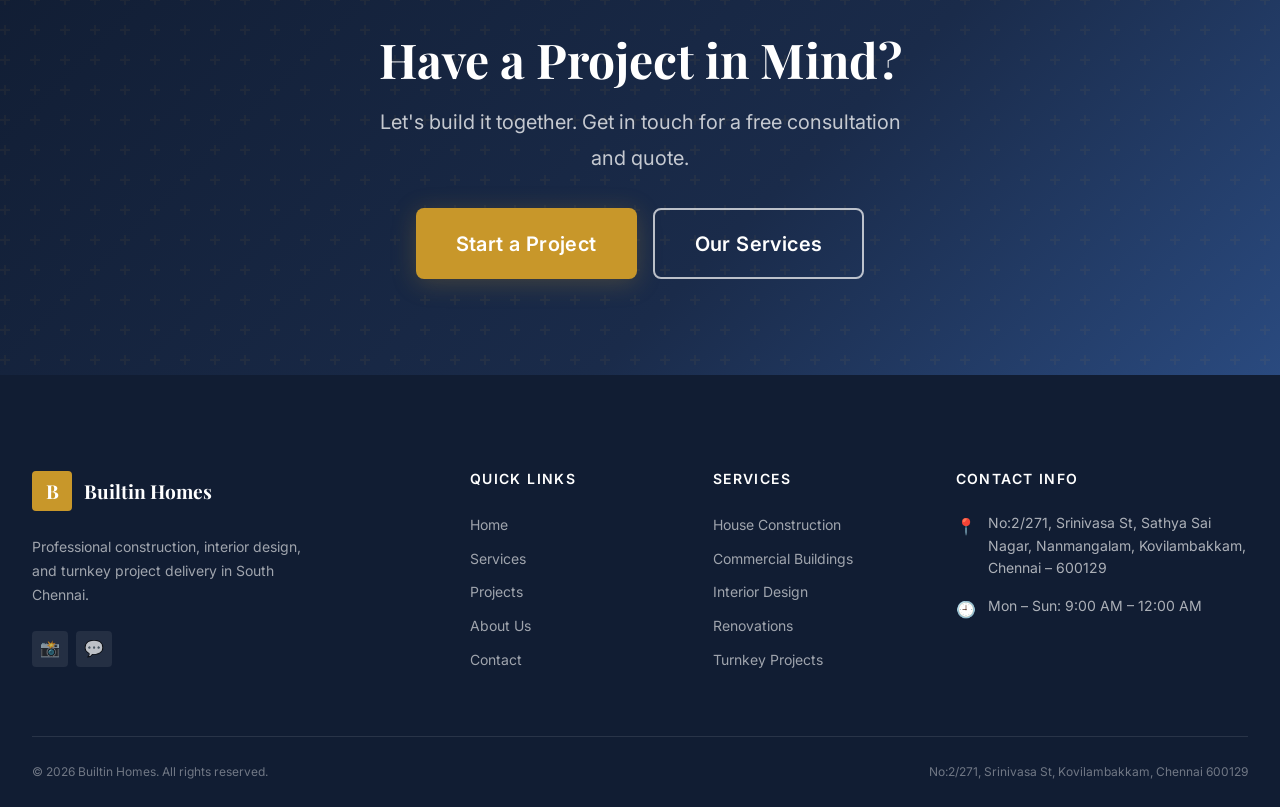
<file: projects.html>
<!DOCTYPE html>
<html lang="en">
<head>
  <meta charset="UTF-8" />
  <meta name="viewport" content="width=device-width, initial-scale=1.0" />
  <title>Our Projects | Builtin Homes — Portfolio of Constructions in Chennai</title>
  <meta name="description" content="Browse Builtin Homes' portfolio of completed residential, commercial, interior design, and renovation projects across Chennai, Tamil Nadu." />
  <meta name="keywords" content="construction portfolio Chennai, completed projects Kovilambakkam, residential projects South Chennai, commercial projects Tamil Nadu" />
  <meta property="og:title" content="Our Projects | Builtin Homes" />
  <meta property="og:description" content="See our portfolio of completed construction and interior design projects across Chennai." />
  <meta property="og:type" content="website" />
  <link rel="canonical" href="projects.html" />
  <link rel="stylesheet" href="style.css" />

  <style>
    /* Filter Tabs */
    .filter-bar {
      display: flex;
      gap: var(--space-1);
      justify-content: center;
      flex-wrap: wrap;
      margin-bottom: var(--space-5);
    }
    .filter-btn {
      padding: 0.55rem 1.4rem;
      border-radius: var(--radius-full);
      border: 1.5px solid var(--border);
      background: var(--surface);
      color: var(--text-muted);
      font-size: var(--text-sm);
      font-weight: 500;
      cursor: pointer;
      transition: var(--transition);
    }
    .filter-btn:hover { border-color: var(--accent); color: var(--accent); }
    .filter-btn.active {
      background: var(--accent);
      border-color: var(--accent);
      color: #fff;
      font-weight: 600;
    }

    /* Projects Grid */
    .projects-grid {
      display: grid;
      grid-template-columns: repeat(3, 1fr);
      gap: var(--space-3);
    }

    .project-card {
      border-radius: var(--radius-md);
      overflow: hidden;
      position: relative;
      box-shadow: var(--shadow);
      transition: var(--transition);
      background: var(--surface);
    }
    .project-card:hover { transform: translateY(-6px); box-shadow: var(--shadow-lg); }

    .project-thumb {
      width: 100%;
      height: 240px;
      object-fit: cover;
      transition: transform 0.5s ease;
      display: block;
    }
    .project-card:hover .project-thumb { transform: scale(1.05); }

    .project-thumb-placeholder {
      width: 100%;
      height: 240px;
      display: flex;
      align-items: center;
      justify-content: center;
      font-size: 3rem;
      transition: transform 0.5s ease;
    }
    .project-card:hover .project-thumb-placeholder { transform: scale(1.05); }

    .project-info {
      padding: var(--space-3);
    }
    .project-info .cat-badge {
      display: inline-block;
      padding: 0.2rem 0.7rem;
      border-radius: var(--radius-full);
      font-size: 0.65rem;
      font-weight: 700;
      text-transform: uppercase;
      letter-spacing: 0.08em;
      margin-bottom: 0.5rem;
    }
    .cat-residential { background: rgba(26,43,74,0.1); color: var(--primary); }
    .cat-commercial   { background: rgba(200,151,42,0.15); color: var(--accent-dark); }
    .cat-interior     { background: rgba(168,85,247,0.12); color: #7e22ce; }
    .cat-renovation   { background: rgba(34,197,94,0.12); color: #15803d; }

    .project-info h3 { font-size: var(--text-lg); margin-bottom: 0.3rem; }
    .project-info .location { color: var(--text-muted); font-size: var(--text-sm); margin-bottom: var(--space-2); }

    .project-meta {
      display: flex;
      gap: var(--space-2);
      font-size: var(--text-xs);
      color: var(--text-muted);
      border-top: 1px solid var(--border);
      padding-top: var(--space-1);
      margin-top: var(--space-1);
    }
    .project-meta span { display: flex; align-items: center; gap: 0.3rem; }

    .project-view-btn {
      display: none;
    }

    /* Modal */
    .modal-overlay {
      position: fixed;
      inset: 0;
      background: rgba(0,0,0,0.75);
      z-index: 2000;
      display: flex;
      align-items: center;
      justify-content: center;
      padding: var(--space-3);
      opacity: 0;
      pointer-events: none;
      transition: opacity 0.3s ease;
    }
    .modal-overlay.open {
      opacity: 1;
      pointer-events: all;
    }
    .modal-box {
      background: var(--surface);
      border-radius: var(--radius-lg);
      max-width: 800px;
      width: 100%;
      max-height: 90vh;
      overflow-y: auto;
      transform: scale(0.95);
      transition: transform 0.3s ease;
    }
    .modal-overlay.open .modal-box { transform: scale(1); }

    .modal-img {
      width: 100%;
      height: 320px;
      object-fit: cover;
      border-radius: var(--radius-lg) var(--radius-lg) 0 0;
      display: block;
    }
    .modal-img-placeholder {
      width: 100%;
      height: 320px;
      border-radius: var(--radius-lg) var(--radius-lg) 0 0;
      display: flex;
      align-items: center;
      justify-content: center;
      font-size: 5rem;
    }

    .modal-body { padding: var(--space-4); }
    .modal-header { display: flex; align-items: flex-start; justify-content: space-between; margin-bottom: var(--space-2); }
    .modal-close-btn {
      width: 36px; height: 36px;
      border-radius: var(--radius-full);
      background: var(--bg-section);
      border: none;
      font-size: 1.2rem;
      cursor: pointer;
      display: flex;
      align-items: center;
      justify-content: center;
      flex-shrink: 0;
      transition: var(--transition);
    }
    .modal-close-btn:hover { background: var(--primary); color: #fff; }

    .modal-details-grid {
      display: grid;
      grid-template-columns: repeat(3, 1fr);
      gap: var(--space-2);
      margin: var(--space-3) 0;
      padding: var(--space-3);
      background: var(--bg-section);
      border-radius: var(--radius);
    }
    .modal-detail { text-align: center; }
    .modal-detail .label { font-size: var(--text-xs); color: var(--text-muted); text-transform: uppercase; letter-spacing: 0.08em; }
    .modal-detail .value { font-size: var(--text-base); font-weight: 600; color: var(--primary); }

    @media (max-width: 1024px) {
      .projects-grid { grid-template-columns: repeat(2, 1fr); }
    }
    @media (max-width: 600px) {
      .projects-grid { grid-template-columns: 1fr; }
      .modal-details-grid { grid-template-columns: 1fr 1fr; }
    }
  </style>
</head>
<body>

  <!-- NAVBAR -->
  <nav class="navbar scrolled" id="navbar" aria-label="Main navigation">
    <div class="container">
      <a href="index.html" class="nav-logo" aria-label="Builtin Homes Home">
        <div class="nav-logo-icon">B</div>
        <div class="nav-logo-text">
          <span class="nav-logo-name">Builtin Homes</span>
          <span class="nav-logo-tagline">Build. Design. Deliver.</span>
        </div>
      </a>
      <ul class="nav-links" id="nav-links" role="list">
        <li><a href="index.html"    class="nav-link" id="nav-home">Home</a></li>
        <li><a href="services.html" class="nav-link" id="nav-services">Services</a></li>
        <li><a href="projects.html" class="nav-link" id="nav-projects">Projects</a></li>
        <li><a href="about.html"    class="nav-link" id="nav-about">About Us</a></li>
        <li><a href="contact.html"  class="nav-link nav-cta" id="nav-contact">Get a Quote</a></li>
      </ul>
      <button class="nav-toggle" id="nav-toggle" aria-label="Toggle mobile menu">
        <span></span><span></span><span></span>
      </button>
    </div>
  </nav>

  <!-- PAGE HERO -->
  <header class="page-hero" aria-label="Projects page hero">
    <div class="container page-hero-content">
      <nav class="breadcrumb" aria-label="Breadcrumb">
        <a href="index.html">Home</a>
        <span class="sep">›</span>
        <span class="current">Projects</span>
      </nav>
      <span class="tag">Our Portfolio</span>
      <h1>Our Projects</h1>
      <p>A showcase of quality craftsmanship and design excellence across Chennai — from dream homes to commercial landmarks.</p>
    </div>
  </header>

  <!-- PROJECTS SECTION -->
  <section class="section" id="projects-list" style="background:var(--bg-light);" aria-label="All projects">
    <div class="container">

      <!-- Filter Tabs -->
      <div class="filter-bar fade-in" role="tablist" aria-label="Filter projects by category">
        <button class="filter-btn active" data-filter="all"         aria-label="Show all projects">All Projects</button>
        <button class="filter-btn"        data-filter="residential" aria-label="Show residential projects">Residential</button>
        <button class="filter-btn"        data-filter="commercial"  aria-label="Show commercial projects">Commercial</button>
        <button class="filter-btn"        data-filter="interior"    aria-label="Show interior design projects">Interior Design</button>
        <button class="filter-btn"        data-filter="renovation"  aria-label="Show renovation projects">Renovations</button>
      </div>

      <!-- Projects Grid -->
      <div class="projects-grid">

        <!-- Project 1 -->
        <article class="project-card fade-in"
          data-category="residential"
          data-title="Modern Family Villa"
          data-desc="A 2,800 sq.ft modern villa designed for a young family in Kovilambakkam. Features an open-plan living area, 4 bedrooms, a home office, and landscaped garden. Completed in 18 months with all premium fittings."
          data-area="2,800 sq.ft"
          data-year="2024"
          data-location="Kovilambakkam, Chennai"
          data-img="">
          <div class="project-thumb-placeholder" style="background:linear-gradient(135deg,#1A2B4A,#2a4a7f);">🏠</div>
          <div class="project-info">
            <span class="cat-badge cat-residential">Residential</span>
            <h3>Modern Family Villa</h3>
            <p class="location">📍 Kovilambakkam, Chennai</p>
            <div class="project-meta">
              <span>📐 2,800 sq.ft</span>
              <span>📅 2024</span>
              <span>🔑 Turnkey</span>
            </div>
          </div>
          <button class="project-view-btn" aria-label="View project details">View Details</button>
        </article>

        <!-- Project 2 -->
        <article class="project-card fade-in fade-in-delay-1"
          data-category="commercial"
          data-title="Technology Office Complex"
          data-desc="A 5,500 sq.ft commercial office complex built for a technology firm in Nanmangalam. Includes open-plan office floors, conference rooms, a cafeteria, and rooftop terrace. CMDA-compliant construction delivered in 14 months."
          data-area="5,500 sq.ft"
          data-year="2024"
          data-location="Nanmangalam, Chennai"
          data-img="">
          <div class="project-thumb-placeholder" style="background:linear-gradient(135deg,#0a1628,#1A2B4A);">🏢</div>
          <div class="project-info">
            <span class="cat-badge cat-commercial">Commercial</span>
            <h3>Technology Office Complex</h3>
            <p class="location">📍 Nanmangalam, Chennai</p>
            <div class="project-meta">
              <span>📐 5,500 sq.ft</span>
              <span>📅 2024</span>
              <span>🏗️ Commercial</span>
            </div>
          </div>
          <button class="project-view-btn" aria-label="View project details">View Details</button>
        </article>

        <!-- Project 3 -->
        <article class="project-card fade-in fade-in-delay-2"
          data-category="interior"
          data-title="Luxury Apartment Interior"
          data-desc="Complete interior design and fitting for a 1,600 sq.ft luxury apartment in Pallikaranai. Featured Italian marble flooring, velvet upholstery, custom modular kitchen, and smart lighting system. Completed in 4 months."
          data-area="1,600 sq.ft"
          data-year="2025"
          data-location="Pallikaranai, Chennai"
          data-img="">
          <div class="project-thumb-placeholder" style="background:linear-gradient(135deg,#C8972A,#8a5e1a);">🎨</div>
          <div class="project-info">
            <span class="cat-badge cat-interior">Interior Design</span>
            <h3>Luxury Apartment Interior</h3>
            <p class="location">📍 Pallikaranai, Chennai</p>
            <div class="project-meta">
              <span>📐 1,600 sq.ft</span>
              <span>📅 2025</span>
              <span>🎨 Interior</span>
            </div>
          </div>
          <button class="project-view-btn" aria-label="View project details">View Details</button>
        </article>

        <!-- Project 4 -->
        <article class="project-card fade-in"
          data-category="residential"
          data-title="Traditional South Indian Home"
          data-desc="A beautifully crafted 3,200 sq.ft traditional South Indian home in Medavakkam. Features a central courtyard, Athangudi tile flooring, teak wood doors and windows, and a modern integrated kitchen."
          data-area="3,200 sq.ft"
          data-year="2023"
          data-location="Medavakkam, Chennai"
          data-img="">
          <div class="project-thumb-placeholder" style="background:linear-gradient(135deg,#2a1a0a,#5a3a10);">🏡</div>
          <div class="project-info">
            <span class="cat-badge cat-residential">Residential</span>
            <h3>Traditional South Indian Home</h3>
            <p class="location">📍 Medavakkam, Chennai</p>
            <div class="project-meta">
              <span>📐 3,200 sq.ft</span>
              <span>📅 2023</span>
              <span>🏠 Residential</span>
            </div>
          </div>
          <button class="project-view-btn" aria-label="View project details">View Details</button>
        </article>

        <!-- Project 5 -->
        <article class="project-card fade-in fade-in-delay-1"
          data-category="renovation"
          data-title="Complete Home Renovation"
          data-desc="Full renovation of a 20-year-old 2,000 sq.ft home in Velachery. Structural repairs, full replastering, new flooring throughout, kitchen overhaul, bathroom renovation across 3 units, and fresh exterior painting."
          data-area="2,000 sq.ft"
          data-year="2025"
          data-location="Velachery, Chennai"
          data-img="">
          <div class="project-thumb-placeholder" style="background:linear-gradient(135deg,#1a2a1a,#1a5a1a);">🔨</div>
          <div class="project-info">
            <span class="cat-badge cat-renovation">Renovation</span>
            <h3>Complete Home Renovation</h3>
            <p class="location">📍 Velachery, Chennai</p>
            <div class="project-meta">
              <span>📐 2,000 sq.ft</span>
              <span>📅 2025</span>
              <span>🔨 Renovation</span>
            </div>
          </div>
          <button class="project-view-btn" aria-label="View project details">View Details</button>
        </article>

        <!-- Project 6 -->
        <article class="project-card fade-in fade-in-delay-2"
          data-category="commercial"
          data-title="Retail Showroom Build"
          data-desc="Construction and interior fit-out of a 3,800 sq.ft retail showroom in Tambaram. High-ceiling open display floor, professional lighting grid, back office, storage area, and customer lounge. Delivered in 10 months."
          data-area="3,800 sq.ft"
          data-year="2023"
          data-location="Tambaram, Chennai"
          data-img="">
          <div class="project-thumb-placeholder" style="background:linear-gradient(135deg,#1a0a2a,#4a1a7f);">🏬</div>
          <div class="project-info">
            <span class="cat-badge cat-commercial">Commercial</span>
            <h3>Retail Showroom Build</h3>
            <p class="location">📍 Tambaram, Chennai</p>
            <div class="project-meta">
              <span>📐 3,800 sq.ft</span>
              <span>📅 2023</span>
              <span>🏗️ Commercial</span>
            </div>
          </div>
          <button class="project-view-btn" aria-label="View project details">View Details</button>
        </article>

      </div>
    </div>
  </section>

  <!-- CTA BANNER -->
  <section class="cta-banner" id="cta">
    <div class="container">
      <h2 class="fade-in">Have a Project in Mind?</h2>
      <p class="fade-in fade-in-delay-1">Let's build it together. Get in touch for a free consultation and quote.</p>
      <div class="btn-group fade-in fade-in-delay-2">
        <a href="contact.html" class="btn btn-primary btn-lg">Start a Project</a>
        <a href="services.html" class="btn btn-outline btn-lg">Our Services</a>
      </div>
    </div>
  </section>

  <!-- PROJECT MODAL -->
  <div class="modal-overlay" id="project-modal" role="dialog" aria-modal="true" aria-labelledby="modal-title">
    <div class="modal-box">
      <div class="modal-img-placeholder" id="modal-placeholder" style="background:linear-gradient(135deg,#1A2B4A,#2a4a7f);">🏗️</div>
      <div class="modal-body">
        <div class="modal-header">
          <div>
            <span id="modal-category" class="cat-badge cat-residential" style="margin-bottom:0.5rem;display:inline-block;"></span>
            <h2 id="modal-title" style="font-size:var(--text-xl);"></h2>
          </div>
          <button class="modal-close-btn" id="modal-close" aria-label="Close modal">✕</button>
        </div>
        <p id="modal-description" style="color:var(--text-muted);line-height:1.8;"></p>
        <div class="modal-details-grid">
          <div class="modal-detail">
            <div class="label">Area</div>
            <div class="value" id="modal-area">—</div>
          </div>
          <div class="modal-detail">
            <div class="label">Year</div>
            <div class="value" id="modal-year">—</div>
          </div>
          <div class="modal-detail">
            <div class="label">Location</div>
            <div class="value" id="modal-location">—</div>
          </div>
        </div>
        <a href="contact.html" class="btn btn-primary" style="width:100%;justify-content:center;">Want a Similar Project? Contact Us</a>
      </div>
    </div>
  </div>

  <!-- FOOTER -->
  <footer class="footer" id="footer">
    <div class="container">
      <div class="footer-grid">
        <div class="footer-brand">
          <div class="footer-logo">
            <div class="footer-logo-icon">B</div>
            <span class="footer-logo-name">Builtin Homes</span>
          </div>
          <p>Professional construction, interior design, and turnkey project delivery in South Chennai.</p>
          <div class="footer-social">
            <a href="https://www.instagram.com/builtinhomes/" class="social-link" target="_blank" rel="noopener" aria-label="Instagram">📸</a>
            <a href="https://wa.me/?text=Hi, I'm interested in your construction services." class="social-link" aria-label="WhatsApp">💬</a>
          </div>
        </div>
        <div class="footer-col">
          <h4>Quick Links</h4>
          <ul class="footer-links">
            <li><a href="index.html">Home</a></li>
            <li><a href="services.html">Services</a></li>
            <li><a href="projects.html">Projects</a></li>
            <li><a href="about.html">About Us</a></li>
            <li><a href="contact.html">Contact</a></li>
          </ul>
        </div>
        <div class="footer-col">
          <h4>Services</h4>
          <ul class="footer-links">
            <li><a href="services.html#residential">House Construction</a></li>
            <li><a href="services.html#commercial">Commercial Buildings</a></li>
            <li><a href="services.html#interior">Interior Design</a></li>
            <li><a href="services.html#renovation">Renovations</a></li>
            <li><a href="services.html#turnkey">Turnkey Projects</a></li>
          </ul>
        </div>
        <div class="footer-col">
          <h4>Contact Info</h4>
          <div class="footer-contact-item">
            <span class="icon">📍</span>
            <span>No:2/271, Srinivasa St, Sathya Sai Nagar, Nanmangalam, Kovilambakkam, Chennai – 600129</span>
          </div>
          <div class="footer-contact-item">
            <span class="icon">🕘</span>
            <span>Mon – Sun: 9:00 AM – 12:00 AM</span>
          </div>
        </div>
      </div>
      <div class="footer-bottom">
        <p>© 2026 Builtin Homes. All rights reserved.</p>
        <p>No:2/271, Srinivasa St, Kovilambakkam, Chennai 600129</p>
      </div>
    </div>
  </footer>

  <div class="fab-group">
    <a href="https://wa.me/?text=Hi%2C%20I'm%20interested%20in%20your%20construction%20services." class="fab fab-whatsapp" aria-label="Chat on WhatsApp" target="_blank" rel="noopener">💬</a>
    <button class="fab fab-top" aria-label="Scroll to top">↑</button>
  </div>

  <script src="script.js"></script>
  <script>
    // Make project cards clickable (open modal)
    document.querySelectorAll('.project-card').forEach(card => {
      card.style.cursor = 'pointer';
      card.addEventListener('click', () => {
        card.querySelector('.project-view-btn').click();
      });
    });
  </script>
</body>
</html>
</file>
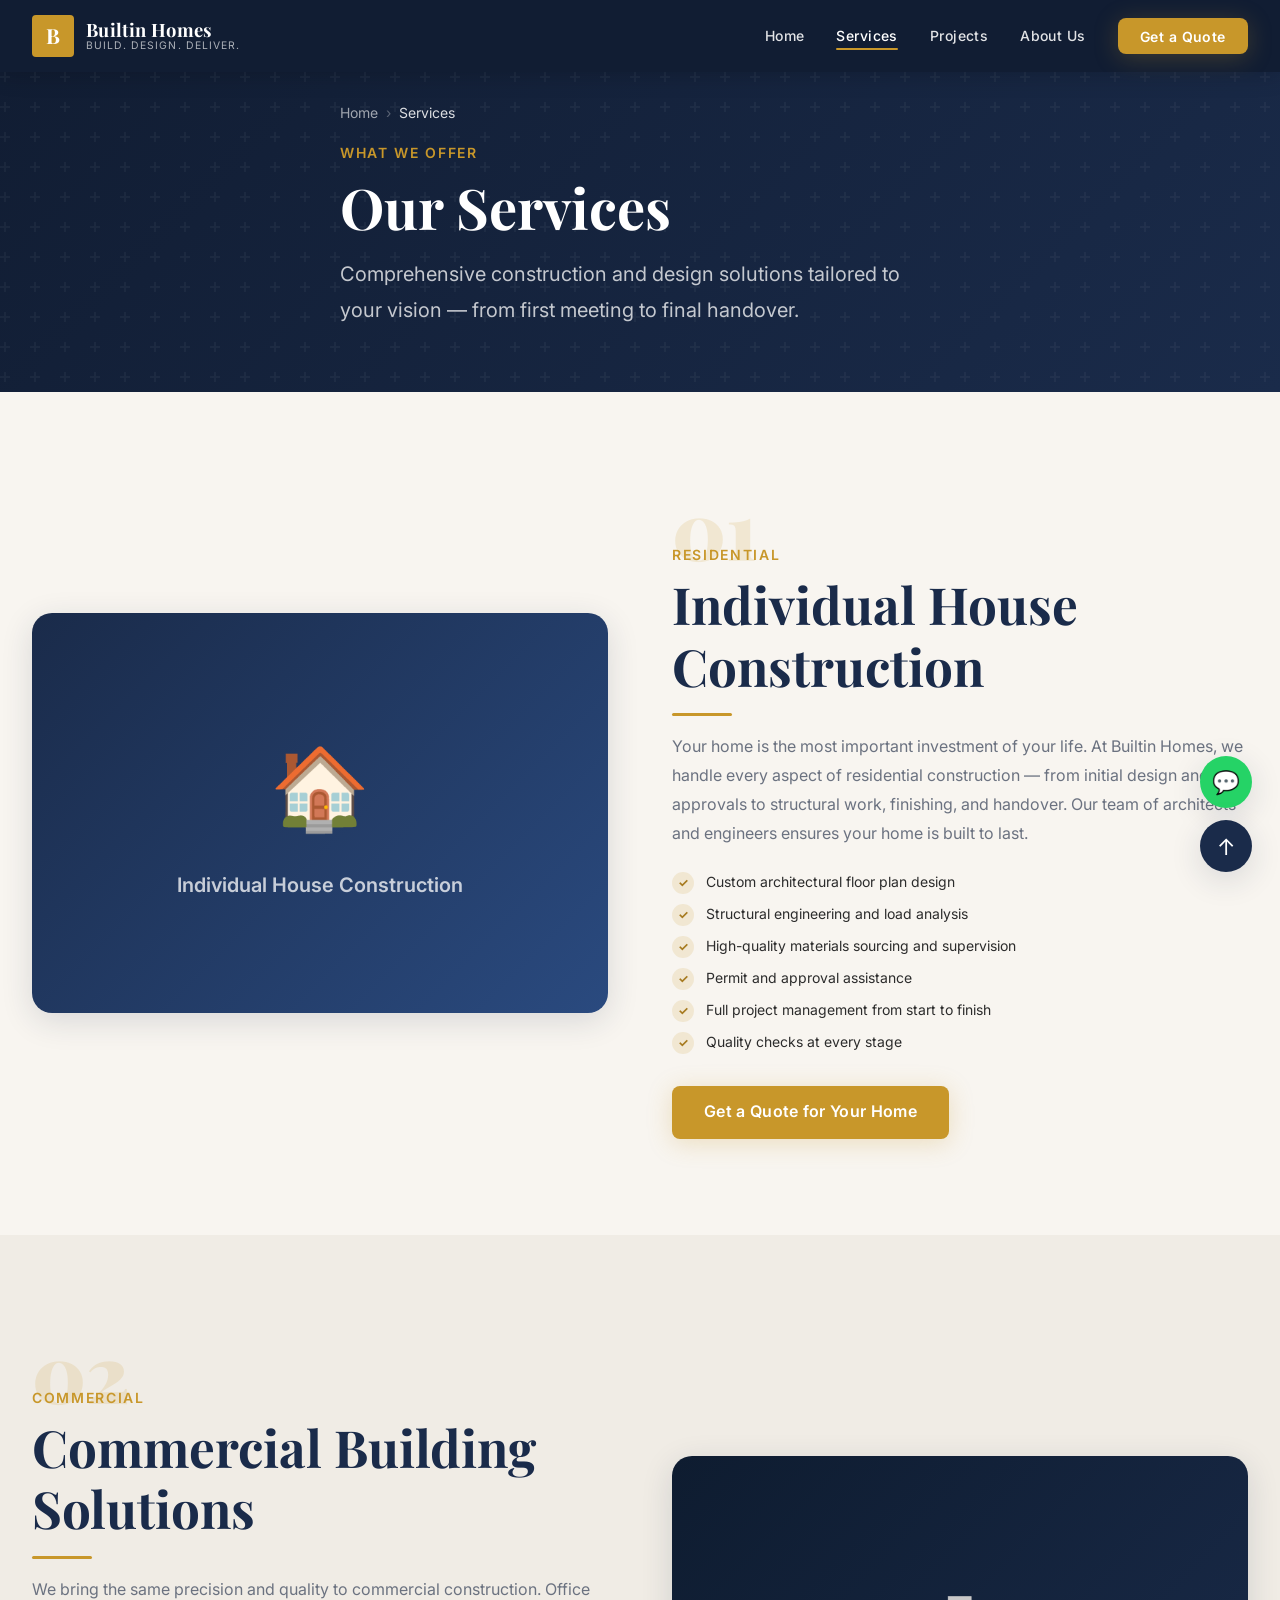
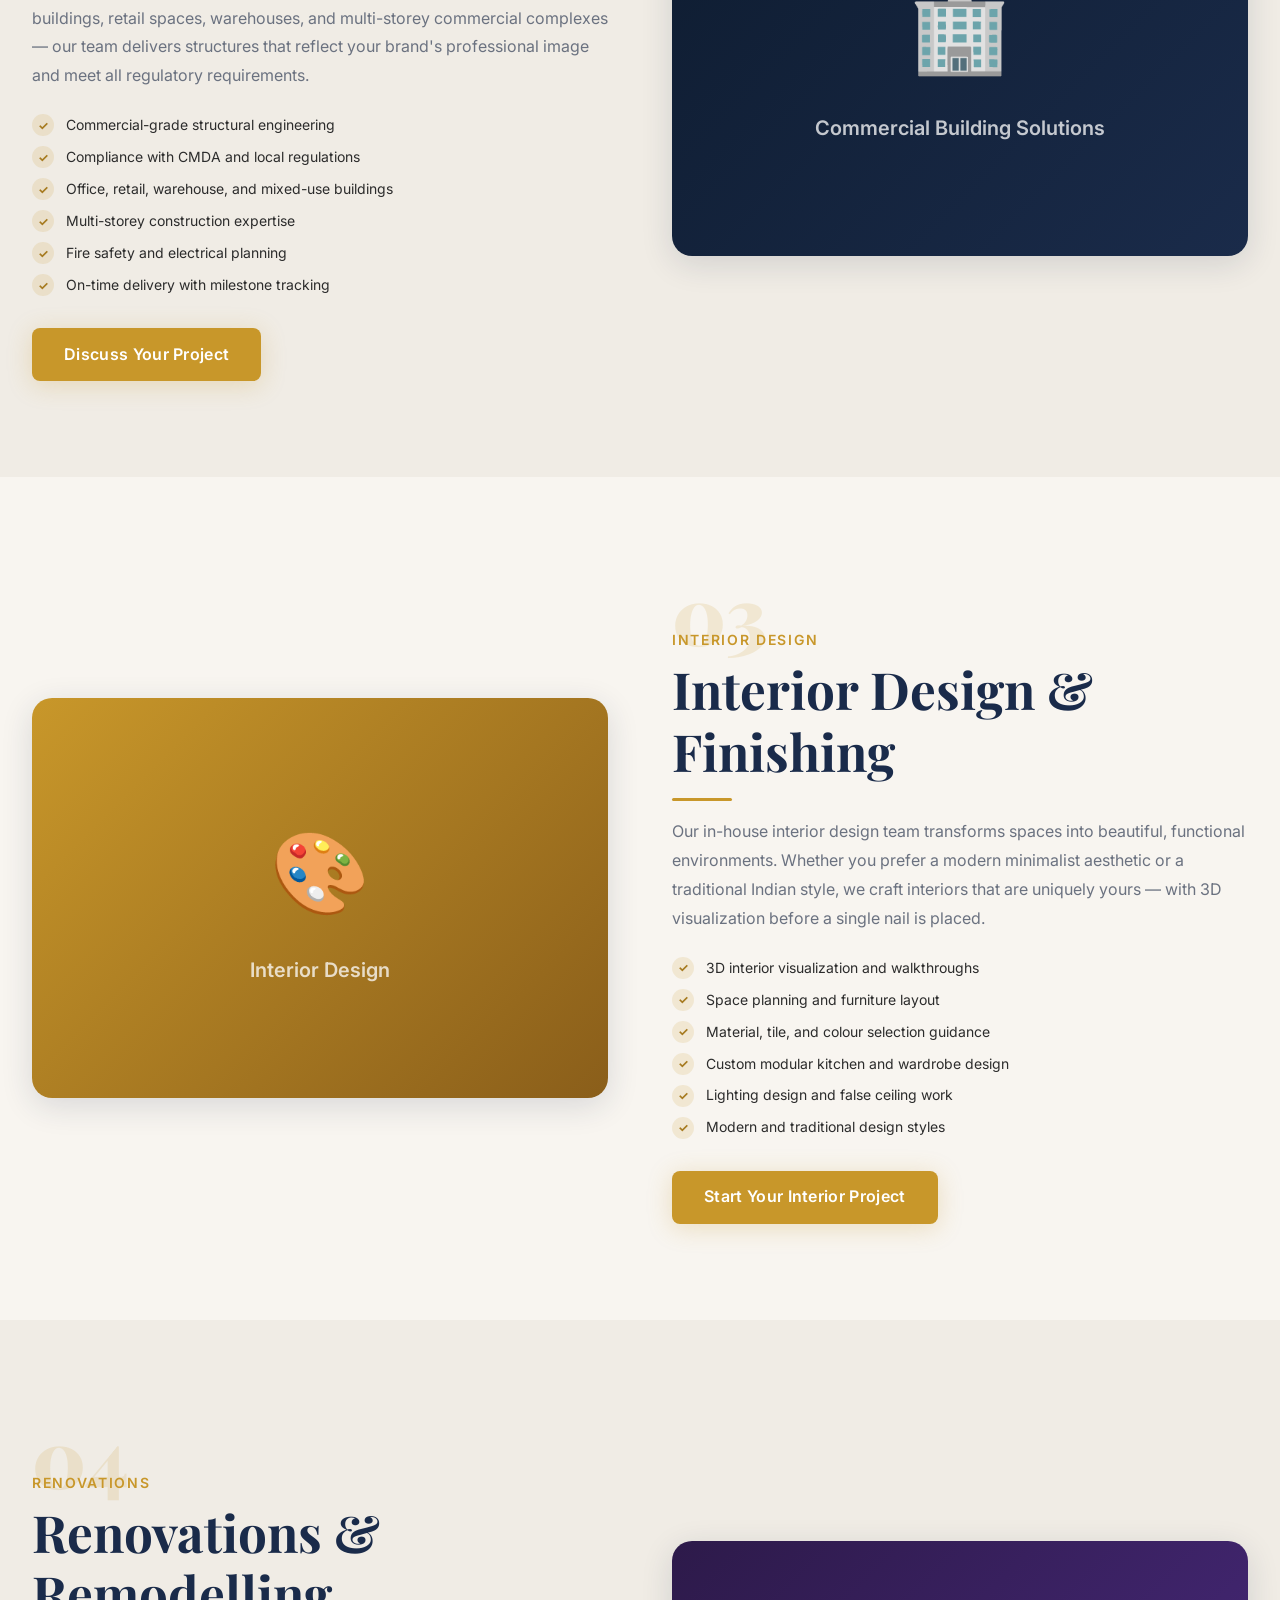
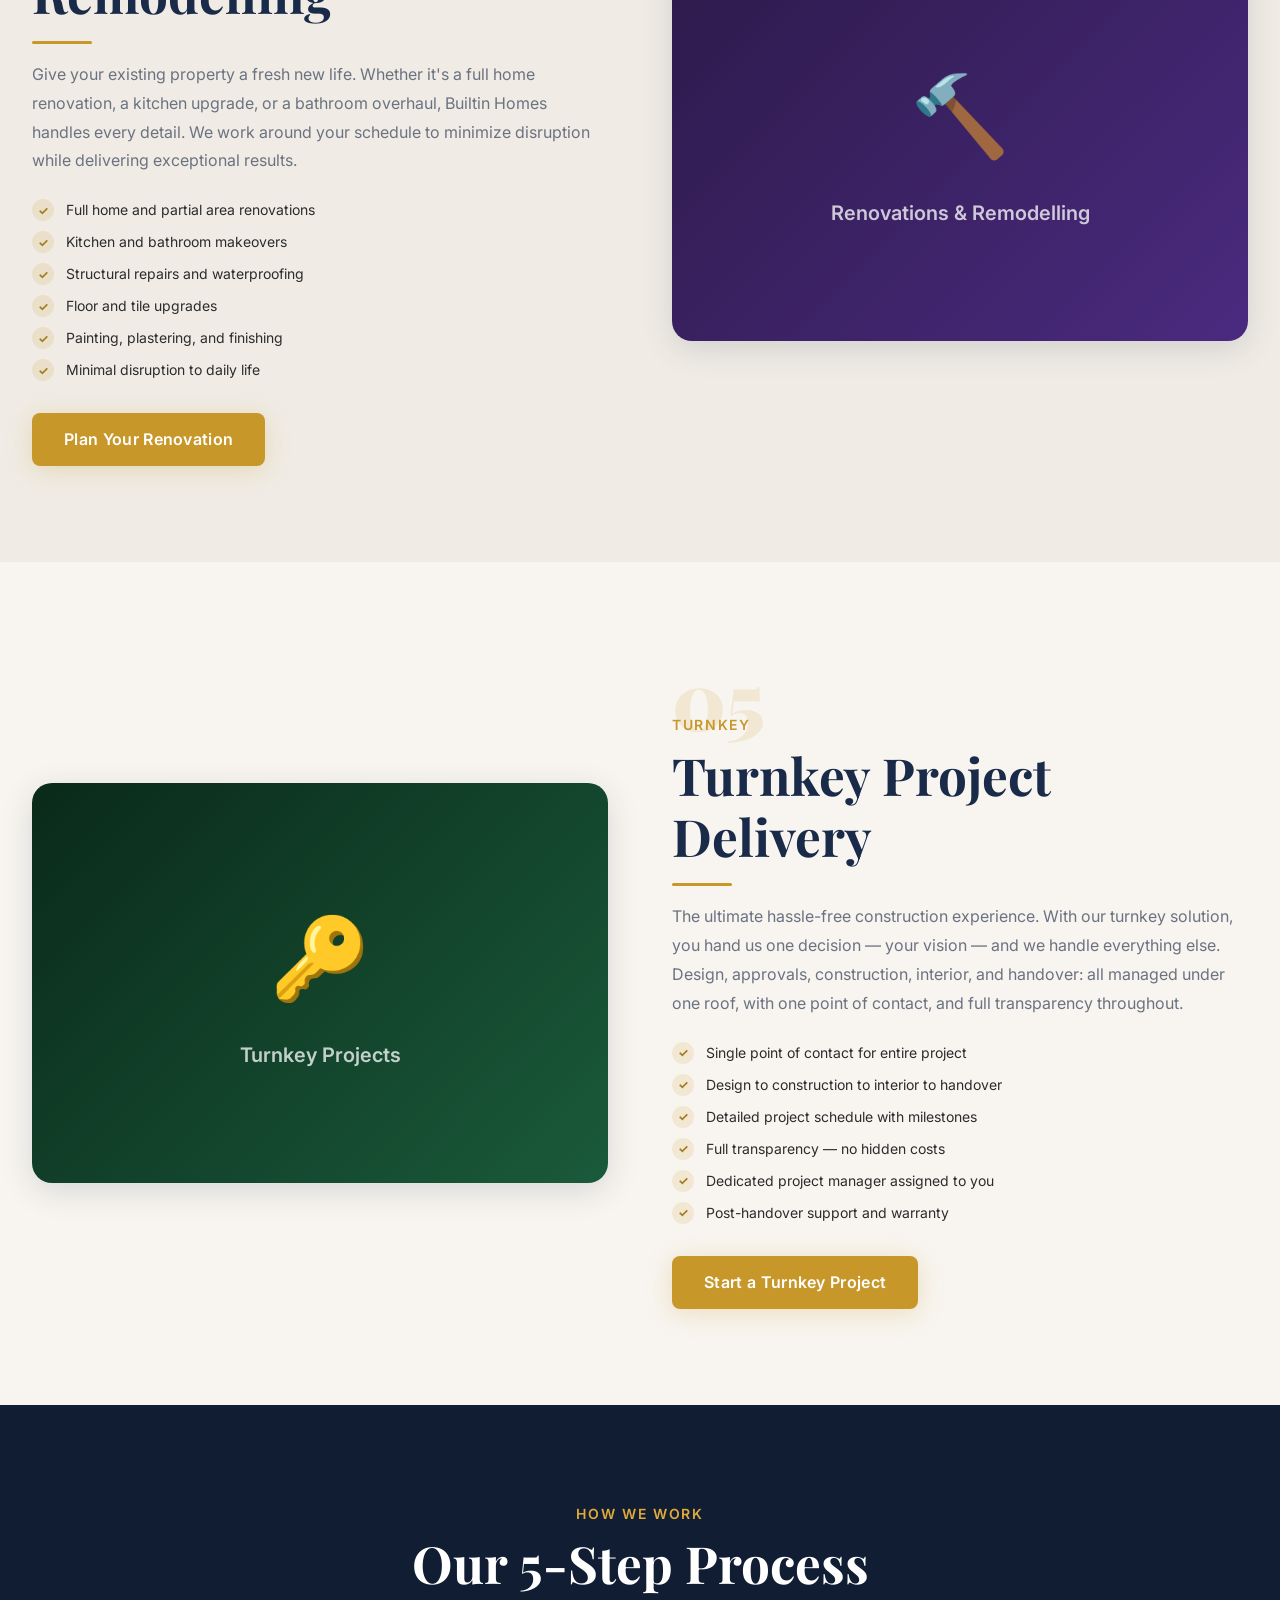
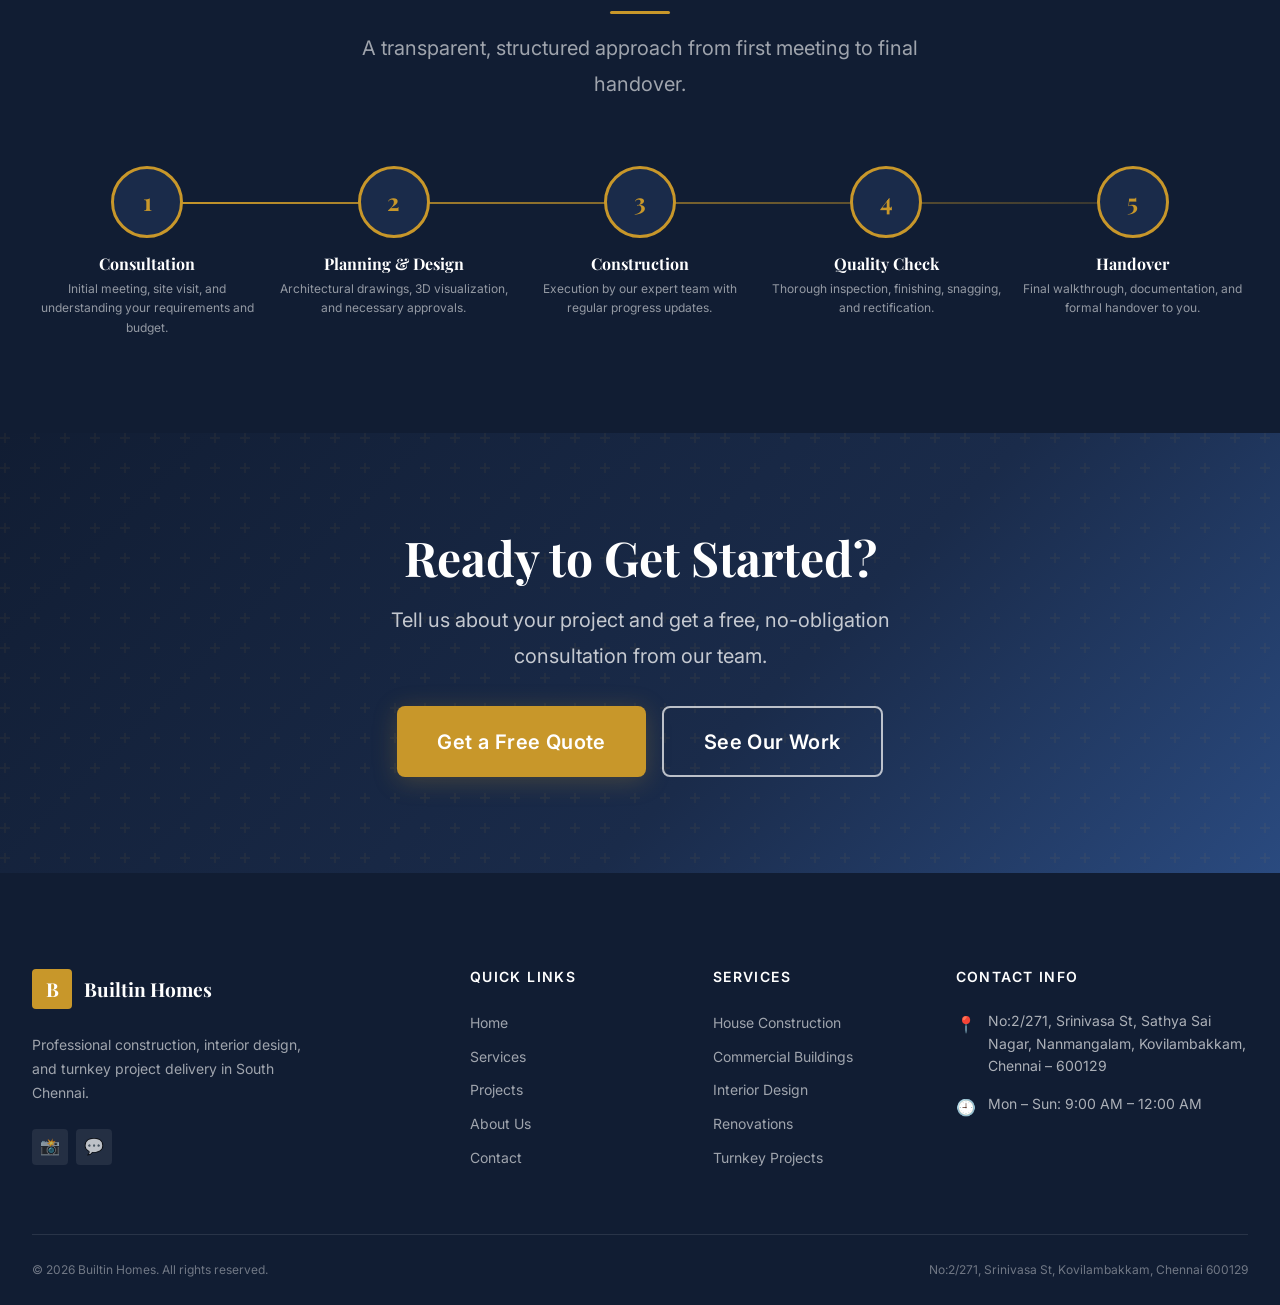
<file: services.html>
<!DOCTYPE html>
<html lang="en">
<head>
  <meta charset="UTF-8" />
  <meta name="viewport" content="width=device-width, initial-scale=1.0" />
  <title>Our Services | Builtin Homes — Construction & Interior Design Chennai</title>
  <meta name="description" content="Explore Builtin Homes' comprehensive services: individual house construction, commercial buildings, interior design, renovations, and turnkey projects in Chennai." />
  <meta name="keywords" content="house construction Chennai, interior design Chennai, renovation services Kovilambakkam, turnkey construction Tamil Nadu" />
  <meta property="og:title" content="Our Services | Builtin Homes" />
  <meta property="og:description" content="Residential, commercial, interior design, renovation, and turnkey construction services in Chennai." />
  <meta property="og:type" content="website" />
  <link rel="canonical" href="services.html" />
  <link rel="stylesheet" href="style.css" />

  <style>
    /* Services Page Styles */
    .service-section {
      padding: var(--space-7) 0;
      position: relative;
    }
    .service-section:nth-child(even) { background: var(--bg-section); }
    .service-section:nth-child(odd)  { background: var(--bg-light); }

    .service-layout {
      display: grid;
      grid-template-columns: 1fr 1fr;
      gap: var(--space-6);
      align-items: center;
    }
    .service-layout.reverse { direction: rtl; }
    .service-layout.reverse > * { direction: ltr; }

    .service-img {
      width: 100%;
      height: 400px;
      object-fit: cover;
      border-radius: var(--radius-lg);
      box-shadow: var(--shadow-md);
    }
    .service-img-placeholder {
      width: 100%;
      height: 400px;
      border-radius: var(--radius-lg);
      box-shadow: var(--shadow-md);
      display: flex;
      align-items: center;
      justify-content: center;
      flex-direction: column;
      gap: var(--space-2);
    }
    .service-img-placeholder .big-icon { font-size: 5rem; }
    .service-img-placeholder p { color: rgba(255,255,255,0.75); font-size: var(--text-lg); font-weight: 600; }

    .service-content {}
    .service-number {
      font-family: var(--font-heading);
      font-size: 5rem;
      font-weight: 900;
      color: rgba(200,151,42,0.15);
      line-height: 1;
      margin-bottom: -1.5rem;
    }
    .service-content h2 { margin-bottom: var(--space-2); }
    .service-content .desc {
      color: var(--text-muted);
      font-size: var(--text-base);
      line-height: 1.8;
      margin-bottom: var(--space-3);
    }
    .feature-list { display: flex; flex-direction: column; gap: 0.6rem; margin-bottom: var(--space-4); }
    .feature-item {
      display: flex;
      align-items: center;
      gap: 0.75rem;
      font-size: var(--text-sm);
      color: var(--text-dark);
    }
    .feature-item::before {
      content: '✓';
      width: 22px;
      height: 22px;
      background: rgba(200,151,42,0.15);
      border-radius: var(--radius-full);
      color: var(--accent-dark);
      font-weight: 700;
      font-size: 0.75rem;
      display: flex;
      align-items: center;
      justify-content: center;
      flex-shrink: 0;
    }

    /* Process Section */
    .process-section {
      background: var(--primary-dark);
      padding: var(--space-7) 0;
    }
    .process-section .section-header .tag { color: var(--accent-light); }
    .process-section .section-header h2 { color: #fff; }
    .process-section .section-header p   { color: rgba(255,255,255,0.6); }

    .process-steps {
      display: grid;
      grid-template-columns: repeat(5, 1fr);
      gap: var(--space-2);
      position: relative;
      margin-top: var(--space-5);
    }
    .process-steps::before {
      content: '';
      position: absolute;
      top: 36px;
      left: 10%;
      right: 10%;
      height: 2px;
      background: linear-gradient(90deg, var(--accent) 0%, rgba(200,151,42,0.2) 100%);
      z-index: 0;
    }
    .process-step {
      text-align: center;
      position: relative;
      z-index: 1;
    }
    .step-num {
      width: 72px;
      height: 72px;
      background: var(--primary);
      border: 3px solid var(--accent);
      border-radius: var(--radius-full);
      display: flex;
      align-items: center;
      justify-content: center;
      font-family: var(--font-heading);
      font-size: var(--text-xl);
      font-weight: 700;
      color: var(--accent);
      margin: 0 auto var(--space-2);
    }
    .process-step h4 { color: #fff; font-size: var(--text-base); margin-bottom: 0.4rem; }
    .process-step p  { color: rgba(255,255,255,0.55); font-size: var(--text-xs); line-height: 1.6; }

    @media (max-width: 1024px) {
      .process-steps { grid-template-columns: repeat(3, 1fr); }
      .process-steps::before { display: none; }
    }
    @media (max-width: 768px) {
      .service-layout, .service-layout.reverse { grid-template-columns: 1fr; direction: ltr; }
      .process-steps { grid-template-columns: 1fr 1fr; }
    }
    @media (max-width: 480px) {
      .process-steps { grid-template-columns: 1fr; }
    }
  </style>
</head>
<body>

  <!-- NAVBAR -->
  <nav class="navbar scrolled" id="navbar" aria-label="Main navigation">
    <div class="container">
      <a href="index.html" class="nav-logo" aria-label="Builtin Homes Home">
        <div class="nav-logo-icon">B</div>
        <div class="nav-logo-text">
          <span class="nav-logo-name">Builtin Homes</span>
          <span class="nav-logo-tagline">Build. Design. Deliver.</span>
        </div>
      </a>
      <ul class="nav-links" id="nav-links" role="list">
        <li><a href="index.html"    class="nav-link" id="nav-home">Home</a></li>
        <li><a href="services.html" class="nav-link" id="nav-services">Services</a></li>
        <li><a href="projects.html" class="nav-link" id="nav-projects">Projects</a></li>
        <li><a href="about.html"    class="nav-link" id="nav-about">About Us</a></li>
        <li><a href="contact.html"  class="nav-link nav-cta" id="nav-contact">Get a Quote</a></li>
      </ul>
      <button class="nav-toggle" id="nav-toggle" aria-label="Toggle mobile menu">
        <span></span><span></span><span></span>
      </button>
    </div>
  </nav>

  <!-- PAGE HERO -->
  <header class="page-hero" aria-label="Services page hero">
    <div class="container page-hero-content">
      <nav class="breadcrumb" aria-label="Breadcrumb">
        <a href="index.html">Home</a>
        <span class="sep">›</span>
        <span class="current">Services</span>
      </nav>
      <span class="tag">What We Offer</span>
      <h1>Our Services</h1>
      <p>Comprehensive construction and design solutions tailored to your vision — from first meeting to final handover.</p>
    </div>
  </header>

  <!-- SERVICE 1: Residential -->
  <section class="service-section" id="residential" aria-label="Residential house construction">
    <div class="container">
      <div class="service-layout">
        <div class="service-img-placeholder fade-in" style="background:linear-gradient(135deg,#1A2B4A,#2a4a7f);">
          <div class="big-icon">🏠</div>
          <p>Individual House Construction</p>
        </div>
        <div class="service-content fade-in fade-in-delay-1">
          <div class="service-number">01</div>
          <span class="tag" style="color:var(--accent);font-size:var(--text-sm);font-weight:600;letter-spacing:0.12em;text-transform:uppercase;display:block;margin-bottom:0.5rem;">Residential</span>
          <h2>Individual House Construction</h2>
          <div class="divider divider-left"></div>
          <p class="desc">Your home is the most important investment of your life. At Builtin Homes, we handle every aspect of residential construction — from initial design and approvals to structural work, finishing, and handover. Our team of architects and engineers ensures your home is built to last.</p>
          <ul class="feature-list">
            <li class="feature-item">Custom architectural floor plan design</li>
            <li class="feature-item">Structural engineering and load analysis</li>
            <li class="feature-item">High-quality materials sourcing and supervision</li>
            <li class="feature-item">Permit and approval assistance</li>
            <li class="feature-item">Full project management from start to finish</li>
            <li class="feature-item">Quality checks at every stage</li>
          </ul>
          <a href="contact.html" class="btn btn-primary">Get a Quote for Your Home</a>
        </div>
      </div>
    </div>
  </section>

  <!-- SERVICE 2: Commercial -->
  <section class="service-section" id="commercial" aria-label="Commercial building construction">
    <div class="container">
      <div class="service-layout reverse">
        <div class="service-img-placeholder fade-in" style="background:linear-gradient(135deg,#0e1c30,#1A2B4A);">
          <div class="big-icon">🏢</div>
          <p>Commercial Building Solutions</p>
        </div>
        <div class="service-content fade-in fade-in-delay-1">
          <div class="service-number">02</div>
          <span class="tag" style="color:var(--accent);font-size:var(--text-sm);font-weight:600;letter-spacing:0.12em;text-transform:uppercase;display:block;margin-bottom:0.5rem;">Commercial</span>
          <h2>Commercial Building Solutions</h2>
          <div class="divider divider-left"></div>
          <p class="desc">We bring the same precision and quality to commercial construction. Office buildings, retail spaces, warehouses, and multi-storey commercial complexes — our team delivers structures that reflect your brand's professional image and meet all regulatory requirements.</p>
          <ul class="feature-list">
            <li class="feature-item">Commercial-grade structural engineering</li>
            <li class="feature-item">Compliance with CMDA and local regulations</li>
            <li class="feature-item">Office, retail, warehouse, and mixed-use buildings</li>
            <li class="feature-item">Multi-storey construction expertise</li>
            <li class="feature-item">Fire safety and electrical planning</li>
            <li class="feature-item">On-time delivery with milestone tracking</li>
          </ul>
          <a href="contact.html" class="btn btn-primary">Discuss Your Project</a>
        </div>
      </div>
    </div>
  </section>

  <!-- SERVICE 3: Interior Design -->
  <section class="service-section" id="interior" aria-label="Interior design services">
    <div class="container">
      <div class="service-layout">
        <div class="service-img-placeholder fade-in" style="background:linear-gradient(135deg,#C8972A,#8a5e1a);">
          <div class="big-icon">🎨</div>
          <p>Interior Design</p>
        </div>
        <div class="service-content fade-in fade-in-delay-1">
          <div class="service-number">03</div>
          <span class="tag" style="color:var(--accent);font-size:var(--text-sm);font-weight:600;letter-spacing:0.12em;text-transform:uppercase;display:block;margin-bottom:0.5rem;">Interior Design</span>
          <h2>Interior Design & Finishing</h2>
          <div class="divider divider-left"></div>
          <p class="desc">Our in-house interior design team transforms spaces into beautiful, functional environments. Whether you prefer a modern minimalist aesthetic or a traditional Indian style, we craft interiors that are uniquely yours — with 3D visualization before a single nail is placed.</p>
          <ul class="feature-list">
            <li class="feature-item">3D interior visualization and walkthroughs</li>
            <li class="feature-item">Space planning and furniture layout</li>
            <li class="feature-item">Material, tile, and colour selection guidance</li>
            <li class="feature-item">Custom modular kitchen and wardrobe design</li>
            <li class="feature-item">Lighting design and false ceiling work</li>
            <li class="feature-item">Modern and traditional design styles</li>
          </ul>
          <a href="contact.html" class="btn btn-primary">Start Your Interior Project</a>
        </div>
      </div>
    </div>
  </section>

  <!-- SERVICE 4: Renovations -->
  <section class="service-section" id="renovation" aria-label="Renovation and remodelling services">
    <div class="container">
      <div class="service-layout reverse">
        <div class="service-img-placeholder fade-in" style="background:linear-gradient(135deg,#2d1a4a,#4a2a7f);">
          <div class="big-icon">🔨</div>
          <p>Renovations & Remodelling</p>
        </div>
        <div class="service-content fade-in fade-in-delay-1">
          <div class="service-number">04</div>
          <span class="tag" style="color:var(--accent);font-size:var(--text-sm);font-weight:600;letter-spacing:0.12em;text-transform:uppercase;display:block;margin-bottom:0.5rem;">Renovations</span>
          <h2>Renovations & Remodelling</h2>
          <div class="divider divider-left"></div>
          <p class="desc">Give your existing property a fresh new life. Whether it's a full home renovation, a kitchen upgrade, or a bathroom overhaul, Builtin Homes handles every detail. We work around your schedule to minimize disruption while delivering exceptional results.</p>
          <ul class="feature-list">
            <li class="feature-item">Full home and partial area renovations</li>
            <li class="feature-item">Kitchen and bathroom makeovers</li>
            <li class="feature-item">Structural repairs and waterproofing</li>
            <li class="feature-item">Floor and tile upgrades</li>
            <li class="feature-item">Painting, plastering, and finishing</li>
            <li class="feature-item">Minimal disruption to daily life</li>
          </ul>
          <a href="contact.html" class="btn btn-primary">Plan Your Renovation</a>
        </div>
      </div>
    </div>
  </section>

  <!-- SERVICE 5: Turnkey -->
  <section class="service-section" id="turnkey" aria-label="Turnkey project delivery">
    <div class="container">
      <div class="service-layout">
        <div class="service-img-placeholder fade-in" style="background:linear-gradient(135deg,#0a2a1a,#1a5a3a);">
          <div class="big-icon">🔑</div>
          <p>Turnkey Projects</p>
        </div>
        <div class="service-content fade-in fade-in-delay-1">
          <div class="service-number">05</div>
          <span class="tag" style="color:var(--accent);font-size:var(--text-sm);font-weight:600;letter-spacing:0.12em;text-transform:uppercase;display:block;margin-bottom:0.5rem;">Turnkey</span>
          <h2>Turnkey Project Delivery</h2>
          <div class="divider divider-left"></div>
          <p class="desc">The ultimate hassle-free construction experience. With our turnkey solution, you hand us one decision — your vision — and we handle everything else. Design, approvals, construction, interior, and handover: all managed under one roof, with one point of contact, and full transparency throughout.</p>
          <ul class="feature-list">
            <li class="feature-item">Single point of contact for entire project</li>
            <li class="feature-item">Design to construction to interior to handover</li>
            <li class="feature-item">Detailed project schedule with milestones</li>
            <li class="feature-item">Full transparency — no hidden costs</li>
            <li class="feature-item">Dedicated project manager assigned to you</li>
            <li class="feature-item">Post-handover support and warranty</li>
          </ul>
          <a href="contact.html" class="btn btn-primary">Start a Turnkey Project</a>
        </div>
      </div>
    </div>
  </section>

  <!-- PROCESS SECTION -->
  <section class="process-section" id="process" aria-label="Our construction process">
    <div class="container">
      <div class="section-header fade-in">
        <span class="tag">How We Work</span>
        <h2>Our 5-Step Process</h2>
        <div class="divider"></div>
        <p>A transparent, structured approach from first meeting to final handover.</p>
      </div>
      <div class="process-steps">
        <div class="process-step fade-in">
          <div class="step-num">1</div>
          <h4>Consultation</h4>
          <p>Initial meeting, site visit, and understanding your requirements and budget.</p>
        </div>
        <div class="process-step fade-in fade-in-delay-1">
          <div class="step-num">2</div>
          <h4>Planning & Design</h4>
          <p>Architectural drawings, 3D visualization, and necessary approvals.</p>
        </div>
        <div class="process-step fade-in fade-in-delay-2">
          <div class="step-num">3</div>
          <h4>Construction</h4>
          <p>Execution by our expert team with regular progress updates.</p>
        </div>
        <div class="process-step fade-in fade-in-delay-3">
          <div class="step-num">4</div>
          <h4>Quality Check</h4>
          <p>Thorough inspection, finishing, snagging, and rectification.</p>
        </div>
        <div class="process-step fade-in fade-in-delay-4">
          <div class="step-num">5</div>
          <h4>Handover</h4>
          <p>Final walkthrough, documentation, and formal handover to you.</p>
        </div>
      </div>
    </div>
  </section>

  <!-- CTA BANNER -->
  <section class="cta-banner" id="cta">
    <div class="container">
      <h2 class="fade-in">Ready to Get Started?</h2>
      <p class="fade-in fade-in-delay-1">Tell us about your project and get a free, no-obligation consultation from our team.</p>
      <div class="btn-group fade-in fade-in-delay-2">
        <a href="contact.html" class="btn btn-primary btn-lg">Get a Free Quote</a>
        <a href="projects.html" class="btn btn-outline btn-lg">See Our Work</a>
      </div>
    </div>
  </section>

  <!-- FOOTER -->
  <footer class="footer" id="footer">
    <div class="container">
      <div class="footer-grid">
        <div class="footer-brand">
          <div class="footer-logo">
            <div class="footer-logo-icon">B</div>
            <span class="footer-logo-name">Builtin Homes</span>
          </div>
          <p>Professional construction, interior design, and turnkey project delivery in South Chennai.</p>
          <div class="footer-social">
            <a href="https://www.instagram.com/builtinhomes/" class="social-link" target="_blank" rel="noopener" aria-label="Instagram">📸</a>
            <a href="https://wa.me/?text=Hi, I'm interested in your construction services." class="social-link" aria-label="WhatsApp">💬</a>
          </div>
        </div>
        <div class="footer-col">
          <h4>Quick Links</h4>
          <ul class="footer-links">
            <li><a href="index.html">Home</a></li>
            <li><a href="services.html">Services</a></li>
            <li><a href="projects.html">Projects</a></li>
            <li><a href="about.html">About Us</a></li>
            <li><a href="contact.html">Contact</a></li>
          </ul>
        </div>
        <div class="footer-col">
          <h4>Services</h4>
          <ul class="footer-links">
            <li><a href="#residential">House Construction</a></li>
            <li><a href="#commercial">Commercial Buildings</a></li>
            <li><a href="#interior">Interior Design</a></li>
            <li><a href="#renovation">Renovations</a></li>
            <li><a href="#turnkey">Turnkey Projects</a></li>
          </ul>
        </div>
        <div class="footer-col">
          <h4>Contact Info</h4>
          <div class="footer-contact-item">
            <span class="icon">📍</span>
            <span>No:2/271, Srinivasa St, Sathya Sai Nagar, Nanmangalam, Kovilambakkam, Chennai – 600129</span>
          </div>
          <div class="footer-contact-item">
            <span class="icon">🕘</span>
            <span>Mon – Sun: 9:00 AM – 12:00 AM</span>
          </div>
        </div>
      </div>
      <div class="footer-bottom">
        <p>© 2026 Builtin Homes. All rights reserved.</p>
        <p>No:2/271, Srinivasa St, Kovilambakkam, Chennai 600129</p>
      </div>
    </div>
  </footer>

  <div class="fab-group">
    <a href="https://wa.me/?text=Hi%2C%20I'm%20interested%20in%20your%20construction%20services." class="fab fab-whatsapp" aria-label="Chat on WhatsApp" target="_blank" rel="noopener">💬</a>
    <button class="fab fab-top" aria-label="Scroll to top">↑</button>
  </div>

  <script src="script.js"></script>
</body>
</html>
</file>
<file: style.css>
/* ============================================================
   BUILTIN HOMES — Global Design System
   style.css
   ============================================================ */

/* ── Google Fonts ─────────────────────────────────────────── */
@import url('https://fonts.googleapis.com/css2?family=Playfair+Display:wght@400;600;700;900&family=Inter:wght@300;400;500;600;700&display=swap');

/* ── CSS Custom Properties (Design Tokens) ────────────────── */
:root {
  /* Colors */
  --primary: #1A2B4A;
  --primary-light: #243d6a;
  --primary-dark: #111d33;
  --accent: #C8972A;
  --accent-light: #e0ab3a;
  --accent-dark: #a67a1f;
  --bg-light: #F8F5F0;
  --bg-section: #f0ece5;
  --text-dark: #2C2C2C;
  --text-muted: #6B7280;
  --surface: #FFFFFF;
  --border: #E5DED4;
  --overlay: rgba(26, 43, 74, 0.78);

  /* Typography */
  --font-heading: 'Playfair Display', Georgia, serif;
  --font-body: 'Inter', system-ui, sans-serif;

  /* Font sizes */
  --text-xs: 0.75rem;
  --text-sm: 0.875rem;
  --text-base: 1rem;
  --text-lg: 1.25rem;
  --text-xl: 1.5rem;
  --text-2xl: 2rem;
  --text-3xl: 2.5rem;
  --text-4xl: 3.5rem;
  --text-5xl: 4.5rem;

  /* Spacing */
  --space-1: 0.5rem;
  --space-2: 1rem;
  --space-3: 1.5rem;
  --space-4: 2rem;
  --space-5: 3rem;
  --space-6: 4rem;
  --space-7: 6rem;
  --space-8: 8rem;

  /* Borders & Radius */
  --radius-sm: 4px;
  --radius: 8px;
  --radius-md: 12px;
  --radius-lg: 20px;
  --radius-xl: 32px;
  --radius-full: 9999px;

  /* Shadows */
  --shadow-sm: 0 1px 3px rgba(0, 0, 0, 0.08), 0 1px 2px rgba(0, 0, 0, 0.06);
  --shadow: 0 4px 16px rgba(26, 43, 74, 0.10);
  --shadow-md: 0 8px 32px rgba(26, 43, 74, 0.14);
  --shadow-lg: 0 16px 48px rgba(26, 43, 74, 0.18);
  --shadow-gold: 0 4px 24px rgba(200, 151, 42, 0.25);

  /* Transitions */
  --transition: all 0.3s cubic-bezier(0.4, 0, 0.2, 1);
  --transition-fast: all 0.15s ease;
  --transition-slow: all 0.6s cubic-bezier(0.4, 0, 0.2, 1);

  /* Layout */
  --max-width: 1280px;
  --nav-height: 72px;
}

/* ── Reset & Base ─────────────────────────────────────────── */
*,
*::before,
*::after {
  box-sizing: border-box;
  margin: 0;
  padding: 0;
}

html {
  scroll-behavior: smooth;
  font-size: 16px;
  -webkit-text-size-adjust: 100%;
}

body {
  font-family: var(--font-body);
  color: var(--text-dark);
  background-color: var(--bg-light);
  line-height: 1.6;
  overflow-x: hidden;
}

img,
video {
  display: block;
  max-width: 100%;
  height: auto;
}

a {
  color: inherit;
  text-decoration: none;
  transition: var(--transition);
}

ul,
ol {
  list-style: none;
}

button,
input,
textarea,
select {
  font-family: var(--font-body);
  font-size: var(--text-base);
  outline: none;
  border: none;
}

button {
  cursor: pointer;
}

/* ── Typography ───────────────────────────────────────────── */
h1,
h2,
h3,
h4,
h5,
h6 {
  font-family: var(--font-heading);
  color: var(--primary);
  line-height: 1.2;
  font-weight: 700;
}

h1 {
  font-size: clamp(2.2rem, 5vw, var(--text-5xl));
}

h2 {
  font-size: clamp(1.8rem, 4vw, var(--text-4xl));
}

h3 {
  font-size: clamp(1.3rem, 3vw, var(--text-2xl));
}

h4 {
  font-size: var(--text-xl);
}

h5 {
  font-size: var(--text-lg);
}

p {
  line-height: 1.8;
  color: var(--text-dark);
}

/* ── Layout Utilities ─────────────────────────────────────── */
.container {
  max-width: var(--max-width);
  margin: 0 auto;
  padding: 0 var(--space-4);
}

.section {
  padding: var(--space-7) 0;
}

.section-sm {
  padding: var(--space-5) 0;
}

.grid-2 {
  display: grid;
  grid-template-columns: 1fr 1fr;
  gap: var(--space-4);
}

.grid-3 {
  display: grid;
  grid-template-columns: repeat(3, 1fr);
  gap: var(--space-4);
}

.grid-4 {
  display: grid;
  grid-template-columns: repeat(4, 1fr);
  gap: var(--space-3);
}

.flex {
  display: flex;
}

.flex-center {
  display: flex;
  align-items: center;
  justify-content: center;
}

.flex-between {
  display: flex;
  align-items: center;
  justify-content: space-between;
}

.flex-col {
  display: flex;
  flex-direction: column;
}

.text-center {
  text-align: center;
}

.text-left {
  text-align: left;
}

/* ── Section Headers ──────────────────────────────────────── */
.section-header {
  text-align: center;
  margin-bottom: var(--space-6);
}

.section-header .tag {
  display: inline-block;
  font-family: var(--font-body);
  font-size: var(--text-sm);
  font-weight: 600;
  color: var(--accent);
  letter-spacing: 0.12em;
  text-transform: uppercase;
  margin-bottom: var(--space-1);
}

.section-header h2 {
  margin-bottom: var(--space-2);
}

.section-header p {
  color: var(--text-muted);
  font-size: var(--text-lg);
  max-width: 600px;
  margin: 0 auto;
}

/* ── Buttons ──────────────────────────────────────────────── */
.btn {
  display: inline-flex;
  align-items: center;
  gap: 0.5rem;
  padding: 0.85rem 2rem;
  border-radius: var(--radius);
  font-weight: 600;
  font-size: var(--text-base);
  transition: var(--transition);
  letter-spacing: 0.02em;
  white-space: nowrap;
}

.btn-primary {
  background: var(--accent);
  color: #fff;
  box-shadow: var(--shadow-gold);
}

.btn-primary:hover {
  background: var(--accent-dark);
  transform: translateY(-2px);
  box-shadow: 0 8px 32px rgba(200, 151, 42, 0.35);
}

.btn-primary:active {
  transform: translateY(0);
}

.btn-outline {
  background: transparent;
  color: #fff;
  border: 2px solid rgba(255, 255, 255, 0.7);
}

.btn-outline:hover {
  background: rgba(255, 255, 255, 0.12);
  border-color: #fff;
  transform: translateY(-2px);
}

.btn-dark {
  background: var(--primary);
  color: #fff;
  box-shadow: var(--shadow-md);
}

.btn-dark:hover {
  background: var(--primary-light);
  transform: translateY(-2px);
  box-shadow: var(--shadow-lg);
}

.btn-lg {
  padding: 1.1rem 2.5rem;
  font-size: var(--text-lg);
}

.btn-sm {
  padding: 0.5rem 1.25rem;
  font-size: var(--text-sm);
}

/* ── Cards ────────────────────────────────────────────────── */
.card {
  background: var(--surface);
  border-radius: var(--radius-md);
  box-shadow: var(--shadow);
  transition: var(--transition);
  overflow: hidden;
}

.card:hover {
  transform: translateY(-6px);
  box-shadow: var(--shadow-lg);
}

/* ── Badge ────────────────────────────────────────────────── */
.badge {
  display: inline-block;
  padding: 0.25rem 0.75rem;
  border-radius: var(--radius-full);
  font-size: var(--text-xs);
  font-weight: 600;
  letter-spacing: 0.05em;
  text-transform: uppercase;
}

.badge-gold {
  background: rgba(200, 151, 42, 0.15);
  color: var(--accent-dark);
}

.badge-blue {
  background: rgba(26, 43, 74, 0.1);
  color: var(--primary);
}

.badge-green {
  background: rgba(34, 197, 94, 0.15);
  color: #15803d;
}

/* ── Divider ──────────────────────────────────────────────── */
.divider {
  width: 60px;
  height: 3px;
  background: var(--accent);
  border-radius: var(--radius-full);
  margin: var(--space-2) auto;
}

.divider-left {
  margin: var(--space-2) 0;
}

/* ── ═══════════════════════════════════════════════════════ */
/* ── NAVIGATION ───────────────────────────────────────────── */
/* ── ═══════════════════════════════════════════════════════ */
.navbar {
  position: fixed;
  top: 0;
  left: 0;
  right: 0;
  z-index: 1000;
  height: var(--nav-height);
  display: flex;
  align-items: center;
  transition: background 0.4s ease, box-shadow 0.4s ease;
}

.navbar.scrolled {
  background: var(--primary-dark);
  box-shadow: 0 2px 24px rgba(0, 0, 0, 0.2);
}

.navbar .container {
  width: 100%;
  display: flex;
  align-items: center;
  justify-content: space-between;
}

.nav-logo {
  display: flex;
  align-items: center;
  gap: 0.75rem;
}

.nav-logo-icon {
  width: 42px;
  height: 42px;
  background: var(--accent);
  border-radius: var(--radius-sm);
  display: flex;
  align-items: center;
  justify-content: center;
  font-size: 1.3rem;
  color: #fff;
  font-weight: 700;
  font-family: var(--font-heading);
  flex-shrink: 0;
}

.nav-logo-text {
  display: flex;
  flex-direction: column;
  line-height: 1.1;
}

.nav-logo-name {
  font-family: var(--font-heading);
  font-size: 1.15rem;
  font-weight: 700;
  color: #fff;
  letter-spacing: 0.02em;
}

.nav-logo-tagline {
  font-size: 0.65rem;
  color: rgba(255, 255, 255, 0.65);
  letter-spacing: 0.1em;
  text-transform: uppercase;
}

.nav-links {
  display: flex;
  align-items: center;
  gap: var(--space-4);
}

.nav-link {
  color: rgba(255, 255, 255, 0.88);
  font-size: var(--text-sm);
  font-weight: 500;
  position: relative;
  padding: 0.25rem 0;
  letter-spacing: 0.03em;
}

.nav-link::after {
  content: '';
  position: absolute;
  bottom: -2px;
  left: 0;
  width: 0;
  height: 2px;
  background: var(--accent);
  border-radius: var(--radius-full);
  transition: width 0.3s ease;
}

.nav-link:hover {
  color: #fff;
}

.nav-link:hover::after,
.nav-link.active::after {
  width: 100%;
}

.nav-link.active {
  color: #fff;
}

.nav-cta {
  background: var(--accent);
  color: #fff !important;
  padding: 0.6rem 1.4rem;
  border-radius: var(--radius);
  font-weight: 600;
  font-size: var(--text-sm);
  box-shadow: var(--shadow-gold);
}

.nav-cta:hover {
  background: var(--accent-light) !important;
  transform: translateY(-1px);
}

.nav-cta::after {
  display: none !important;
}

/* Hamburger */
.nav-toggle {
  display: none;
  flex-direction: column;
  gap: 5px;
  background: none;
  border: none;
  padding: 0.4rem;
  cursor: pointer;
}

.nav-toggle span {
  display: block;
  width: 24px;
  height: 2px;
  background: #fff;
  border-radius: 2px;
  transition: var(--transition);
}

.nav-toggle.open span:nth-child(1) {
  transform: rotate(45deg) translate(5px, 5px);
}

.nav-toggle.open span:nth-child(2) {
  opacity: 0;
}

.nav-toggle.open span:nth-child(3) {
  transform: rotate(-45deg) translate(5px, -5px);
}

/* ── ═══════════════════════════════════════════════════════ */
/* ── FOOTER ───────────────────────────────────────────────── */
/* ── ═══════════════════════════════════════════════════════ */
.footer {
  background: var(--primary-dark);
  color: rgba(255, 255, 255, 0.8);
  padding: var(--space-7) 0 0;
}

.footer-grid {
  display: grid;
  grid-template-columns: 2fr 1fr 1fr 1.5fr;
  gap: var(--space-5);
  padding-bottom: var(--space-6);
  border-bottom: 1px solid rgba(255, 255, 255, 0.1);
}

.footer-brand {
  display: flex;
  flex-direction: column;
  gap: var(--space-2);
}

.footer-logo {
  display: flex;
  align-items: center;
  gap: 0.75rem;
  margin-bottom: var(--space-1);
}

.footer-logo-icon {
  width: 40px;
  height: 40px;
  background: var(--accent);
  border-radius: var(--radius-sm);
  display: flex;
  align-items: center;
  justify-content: center;
  font-family: var(--font-heading);
  font-size: 1.2rem;
  font-weight: 700;
  color: #fff;
}

.footer-logo-name {
  font-family: var(--font-heading);
  font-size: 1.2rem;
  font-weight: 700;
  color: #fff;
}

.footer-brand p {
  color: rgba(255, 255, 255, 0.6);
  font-size: var(--text-sm);
  line-height: 1.7;
  max-width: 280px;
}

.footer-social {
  display: flex;
  gap: var(--space-1);
  margin-top: var(--space-1);
}

.social-link {
  width: 36px;
  height: 36px;
  background: rgba(255, 255, 255, 0.08);
  border-radius: var(--radius-sm);
  display: flex;
  align-items: center;
  justify-content: center;
  color: rgba(255, 255, 255, 0.7);
  font-size: 1rem;
  transition: var(--transition);
}

.social-link:hover {
  background: var(--accent);
  color: #fff;
  transform: translateY(-2px);
}

.footer-col h4 {
  color: #fff;
  font-family: var(--font-body);
  font-size: var(--text-sm);
  font-weight: 600;
  letter-spacing: 0.1em;
  text-transform: uppercase;
  margin-bottom: var(--space-3);
}

.footer-links {
  display: flex;
  flex-direction: column;
  gap: var(--space-1);
}

.footer-links a {
  color: rgba(255, 255, 255, 0.6);
  font-size: var(--text-sm);
  transition: var(--transition);
}

.footer-links a:hover {
  color: var(--accent);
  padding-left: 4px;
}

.footer-contact-item {
  display: flex;
  align-items: flex-start;
  gap: 0.75rem;
  margin-bottom: var(--space-2);
  color: rgba(255, 255, 255, 0.65);
  font-size: var(--text-sm);
  line-height: 1.6;
}

.footer-contact-item .icon {
  color: var(--accent);
  font-size: 1rem;
  margin-top: 2px;
  flex-shrink: 0;
}

.footer-bottom {
  padding: var(--space-3) 0;
  display: flex;
  align-items: center;
  justify-content: space-between;
  gap: var(--space-2);
  flex-wrap: wrap;
}

.footer-bottom p {
  color: rgba(255, 255, 255, 0.4);
  font-size: var(--text-xs);
}

/* ── Floating Buttons ─────────────────────────────────────── */
.fab-group {
  position: fixed;
  bottom: 1.75rem;
  right: 1.75rem;
  display: flex;
  flex-direction: column;
  gap: 0.75rem;
  z-index: 999;
}

.fab {
  width: 52px;
  height: 52px;
  border-radius: var(--radius-full);
  display: flex;
  align-items: center;
  justify-content: center;
  font-size: 1.4rem;
  box-shadow: var(--shadow-md);
  transition: var(--transition);
  border: none;
  cursor: pointer;
}

.fab:hover {
  transform: scale(1.1);
  box-shadow: var(--shadow-lg);
}

.fab-whatsapp {
  background: #25D366;
  color: #fff;
  text-decoration: none;
}

.fab-top {
  background: var(--primary);
  color: #fff;
  opacity: 0;
  pointer-events: none;
  transition: opacity 0.3s ease, transform 0.3s ease;
}

.fab-top.show {
  opacity: 1;
  pointer-events: all;
}

/* ── Page Hero (inner pages) ───────────────────────────────── */
.page-hero {
  min-height: 320px;
  background: linear-gradient(135deg, var(--primary-dark) 0%, var(--primary) 100%);
  display: flex;
  align-items: flex-end;
  padding-bottom: var(--space-6);
  margin-top: var(--nav-height);
  position: relative;
  overflow: hidden;
}

.page-hero::before {
  content: '';
  position: absolute;
  inset: 0;
  background: url("data:image/svg+xml,%3Csvg width='60' height='60' viewBox='0 0 60 60' xmlns='http://www.w3.org/2000/svg'%3E%3Cg fill='none' fill-rule='evenodd'%3E%3Cg fill='%23ffffff' fill-opacity='0.04'%3E%3Cpath d='M36 34v-4h-2v4h-4v2h4v4h2v-4h4v-2h-4zm0-30V0h-2v4h-4v2h4v4h2V6h4V4h-4zM6 34v-4H4v4H0v2h4v4h2v-4h4v-2H6zM6 4V0H4v4H0v2h4v4h2V6h4V4H6z'/%3E%3C/g%3E%3C/g%3E%3C/svg%3E");
}

.page-hero-content {
  position: relative;
  z-index: 1;
}

.page-hero .tag {
  display: inline-block;
  font-size: var(--text-sm);
  font-weight: 600;
  color: var(--accent);
  letter-spacing: 0.12em;
  text-transform: uppercase;
  margin-bottom: var(--space-1);
}

.page-hero h1 {
  color: #fff;
  font-size: clamp(2rem, 5vw, 3.5rem);
  margin-bottom: var(--space-2);
}

.page-hero p {
  color: rgba(255, 255, 255, 0.75);
  font-size: var(--text-lg);
  max-width: 600px;
}

.breadcrumb {
  display: flex;
  align-items: center;
  gap: 0.5rem;
  font-size: var(--text-sm);
  color: rgba(255, 255, 255, 0.5);
  margin-bottom: var(--space-2);
}

.breadcrumb a {
  color: rgba(255, 255, 255, 0.6);
}

.breadcrumb a:hover {
  color: var(--accent);
}

.breadcrumb .sep {
  color: rgba(255, 255, 255, 0.3);
}

.breadcrumb .current {
  color: rgba(255, 255, 255, 0.85);
}

/* ── Fade-in Animation ─────────────────────────────────────── */
.fade-in {
  opacity: 0;
  transform: translateY(28px);
  transition: opacity 0.7s ease, transform 0.7s ease;
}

.fade-in.visible {
  opacity: 1;
  transform: translateY(0);
}

.fade-in-delay-1 {
  transition-delay: 0.1s;
}

.fade-in-delay-2 {
  transition-delay: 0.2s;
}

.fade-in-delay-3 {
  transition-delay: 0.3s;
}

.fade-in-delay-4 {
  transition-delay: 0.4s;
}

/* ── CTA Banner ───────────────────────────────────────────── */
.cta-banner {
  background: linear-gradient(135deg, var(--primary-dark) 0%, var(--primary) 60%, #2a4a7f 100%);
  padding: var(--space-7) 0;
  text-align: center;
  position: relative;
  overflow: hidden;
}

.cta-banner::before {
  content: '';
  position: absolute;
  inset: 0;
  background: url("data:image/svg+xml,%3Csvg width='60' height='60' viewBox='0 0 60 60' xmlns='http://www.w3.org/2000/svg'%3E%3Cg fill='none' fill-rule='evenodd'%3E%3Cg fill='%23C8972A' fill-opacity='0.06'%3E%3Cpath d='M36 34v-4h-2v4h-4v2h4v4h2v-4h4v-2h-4zm0-30V0h-2v4h-4v2h4v4h2V6h4V4h-4zM6 34v-4H4v4H0v2h4v4h2v-4h4v-2H6zM6 4V0H4v4H0v2h4v4h2V6h4V4H6z'/%3E%3C/g%3E%3C/g%3E%3C/svg%3E");
}

.cta-banner>* {
  position: relative;
  z-index: 1;
}

.cta-banner h2 {
  color: #fff;
  font-size: clamp(1.8rem, 4vw, 3rem);
  margin-bottom: var(--space-2);
}

.cta-banner p {
  color: rgba(255, 255, 255, 0.75);
  font-size: var(--text-lg);
  max-width: 560px;
  margin: 0 auto var(--space-4);
}

.cta-banner .btn-group {
  display: flex;
  gap: var(--space-2);
  justify-content: center;
  flex-wrap: wrap;
}

/* ── Form Styles ──────────────────────────────────────────── */
.form-group {
  display: flex;
  flex-direction: column;
  gap: 0.4rem;
}

.form-group label {
  font-size: var(--text-sm);
  font-weight: 600;
  color: var(--primary);
}

.form-group .required {
  color: var(--accent);
}

.form-input,
.form-select,
.form-textarea {
  width: 100%;
  padding: 0.85rem 1.1rem;
  border: 1.5px solid var(--border);
  border-radius: var(--radius);
  background: var(--surface);
  color: var(--text-dark);
  font-size: var(--text-base);
  transition: border-color 0.25s ease, box-shadow 0.25s ease;
}

.form-input:focus,
.form-select:focus,
.form-textarea:focus {
  border-color: var(--accent);
  box-shadow: 0 0 0 3px rgba(200, 151, 42, 0.12);
}

.form-textarea {
  resize: vertical;
  min-height: 130px;
}

.form-select {
  appearance: none;
  background-image: url("data:image/svg+xml,%3Csvg xmlns='http://www.w3.org/2000/svg' width='16' height='16' viewBox='0 0 24 24' fill='none' stroke='%236B7280' stroke-width='2'%3E%3Cpath d='m6 9 6 6 6-6'/%3E%3C/svg%3E");
  background-repeat: no-repeat;
  background-position: right 1rem center;
  padding-right: 2.5rem;
}

/* ── Responsive ───────────────────────────────────────────── */
@media (max-width: 1024px) {
  .grid-4 {
    grid-template-columns: repeat(2, 1fr);
  }

  .footer-grid {
    grid-template-columns: 1fr 1fr;
  }
}

@media (max-width: 768px) {
  :root {
    --nav-height: 64px;
  }

  .grid-2,
  .grid-3 {
    grid-template-columns: 1fr;
  }

  .grid-4 {
    grid-template-columns: repeat(2, 1fr);
  }

  .nav-links {
    display: none;
  }

  .nav-links.open {
    display: flex;
    flex-direction: column;
    position: fixed;
    top: var(--nav-height);
    left: 0;
    right: 0;
    background: var(--primary-dark);
    padding: var(--space-4);
    gap: var(--space-2);
    align-items: flex-start;
    box-shadow: var(--shadow-lg);
  }

  .nav-toggle {
    display: flex;
  }

  .footer-grid {
    grid-template-columns: 1fr;
  }

  .section {
    padding: var(--space-5) 0;
  }

  .page-hero {
    min-height: 260px;
  }
}

@media (max-width: 480px) {
  .grid-4 {
    grid-template-columns: 1fr;
  }

  .container {
    padding: 0 var(--space-2);
  }
}
</file>
